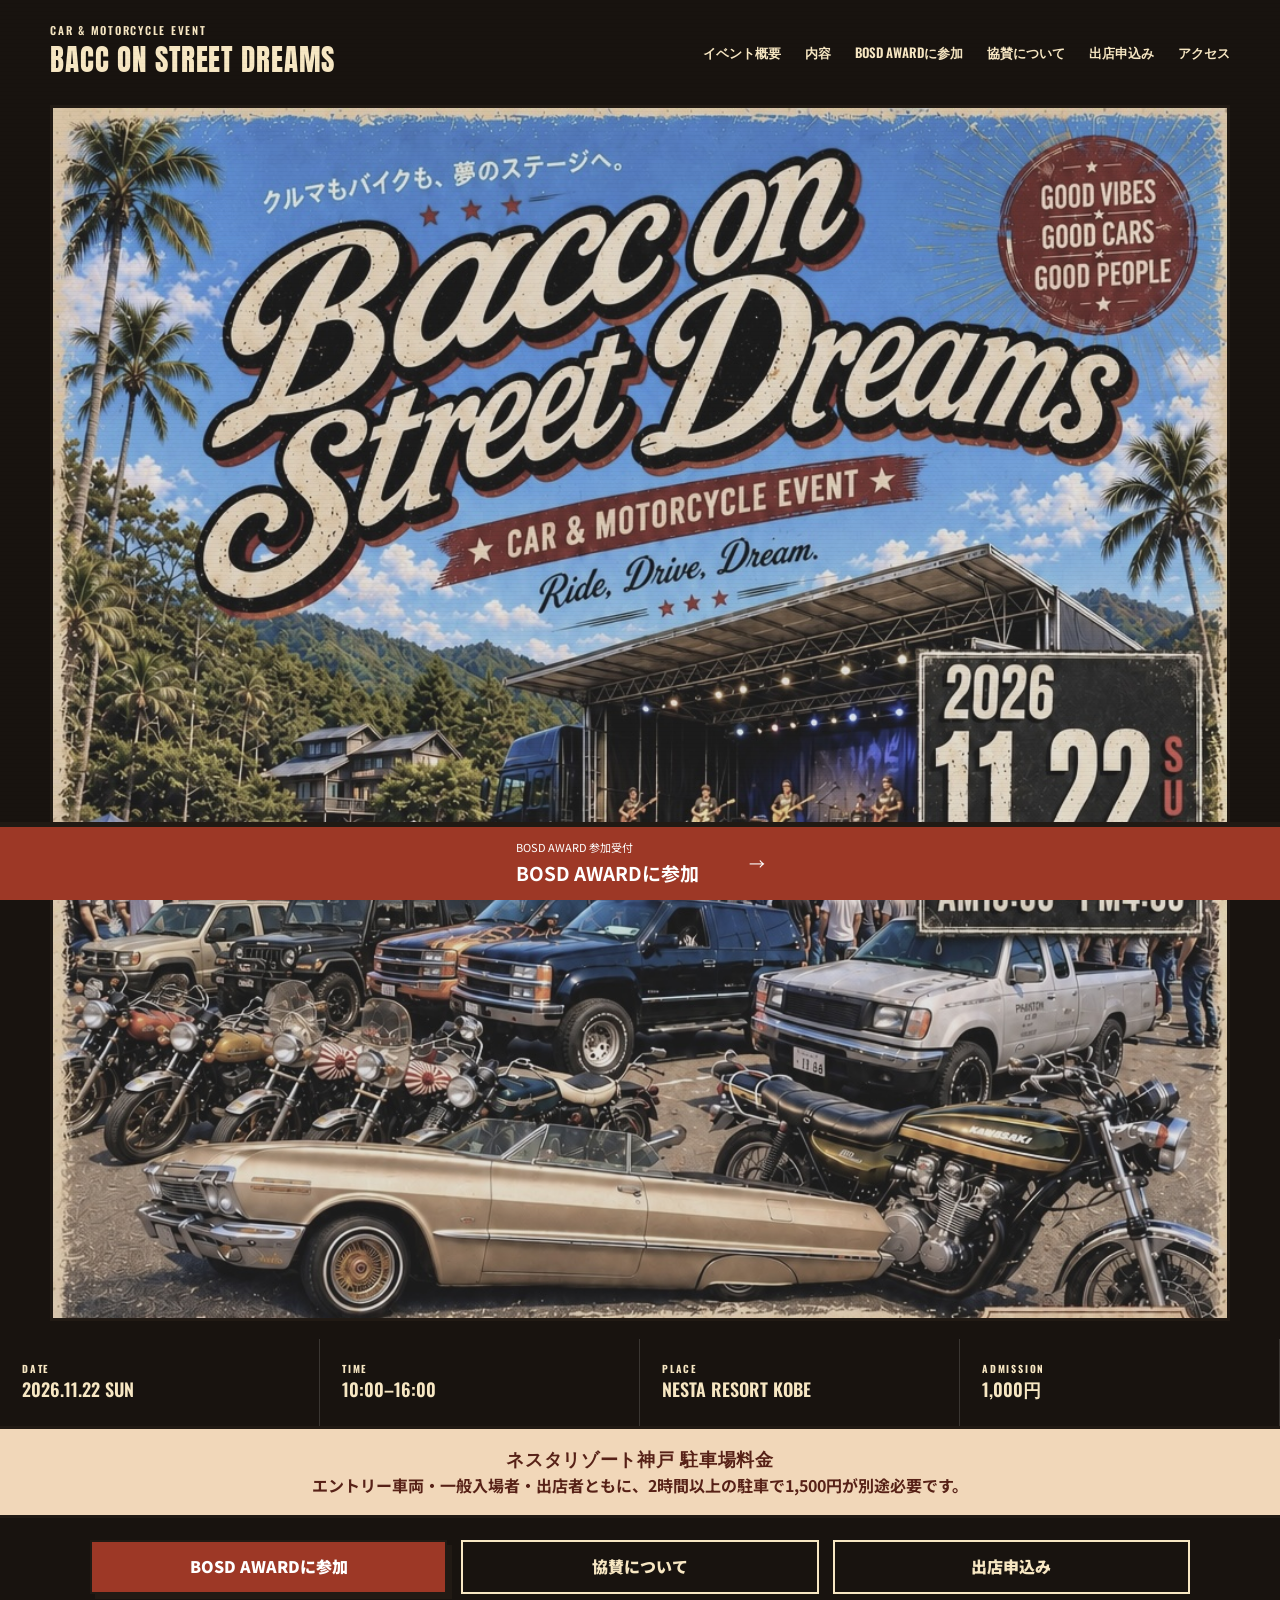
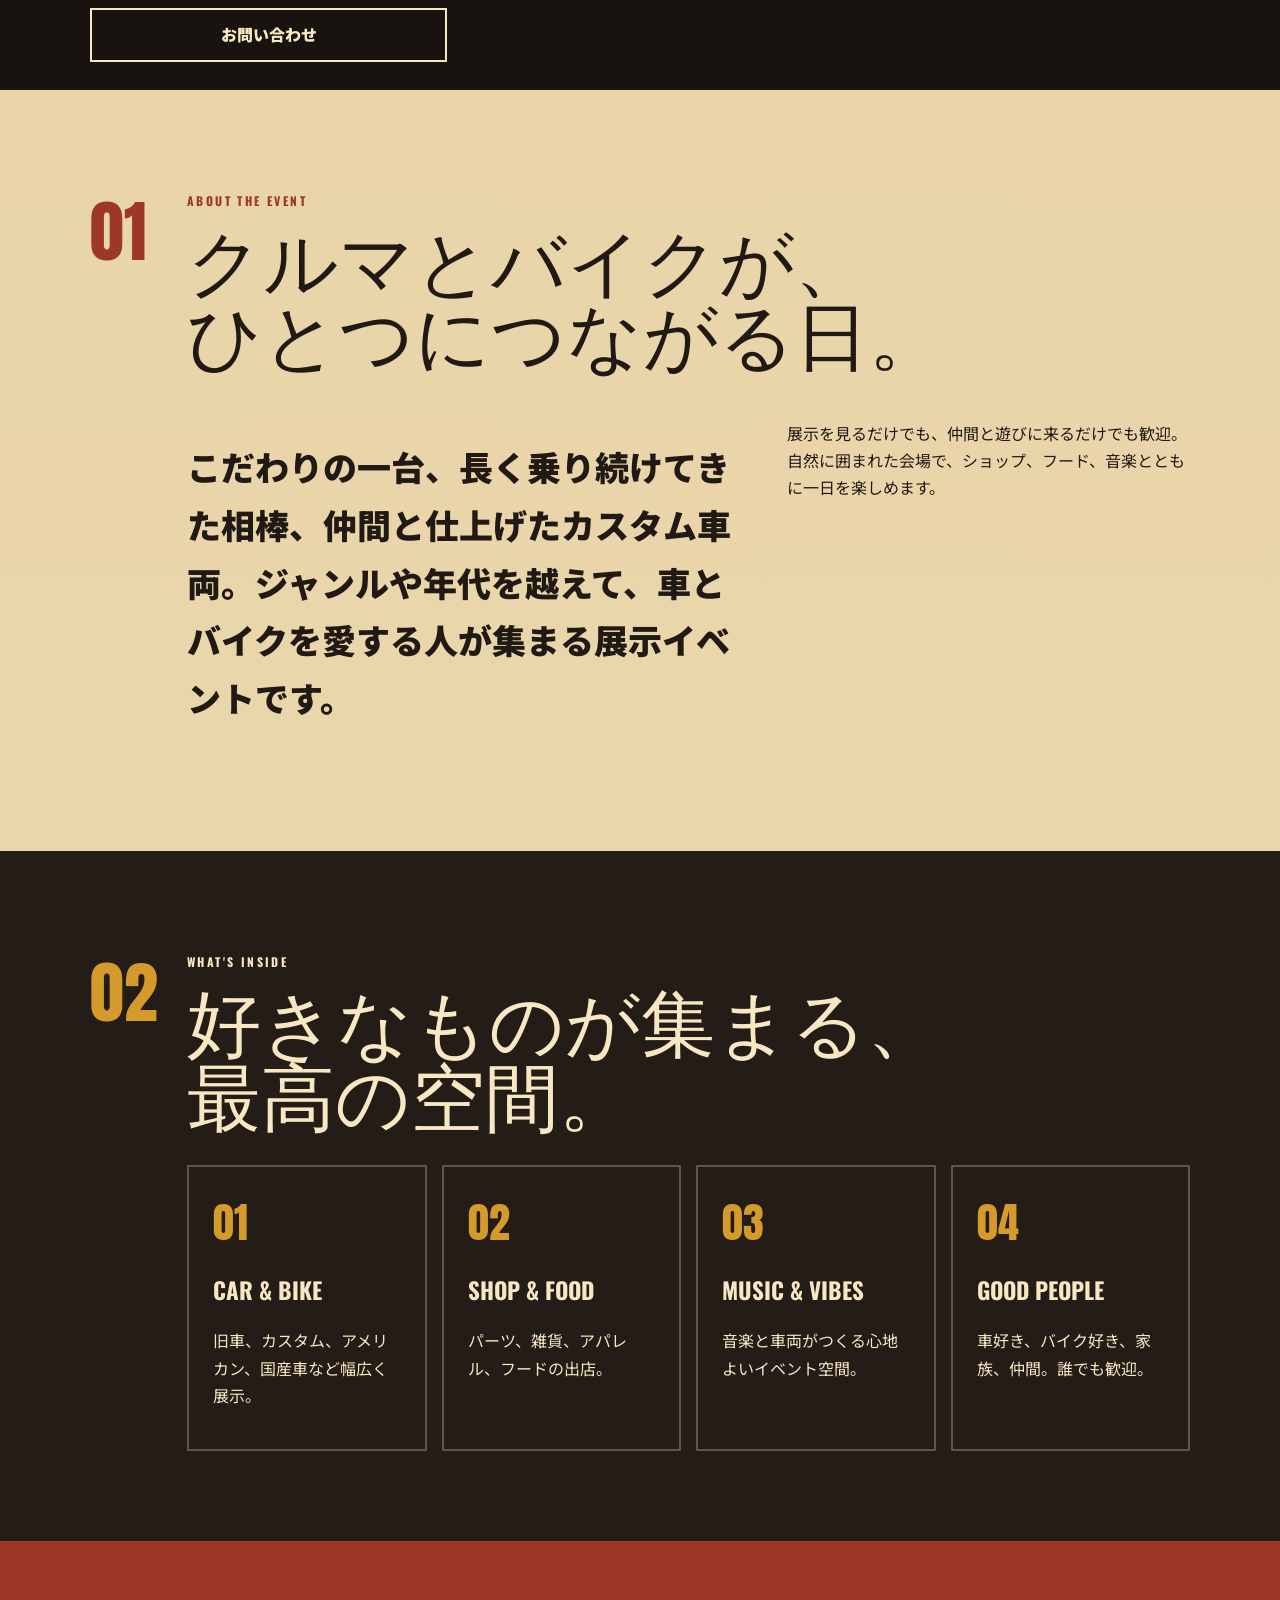
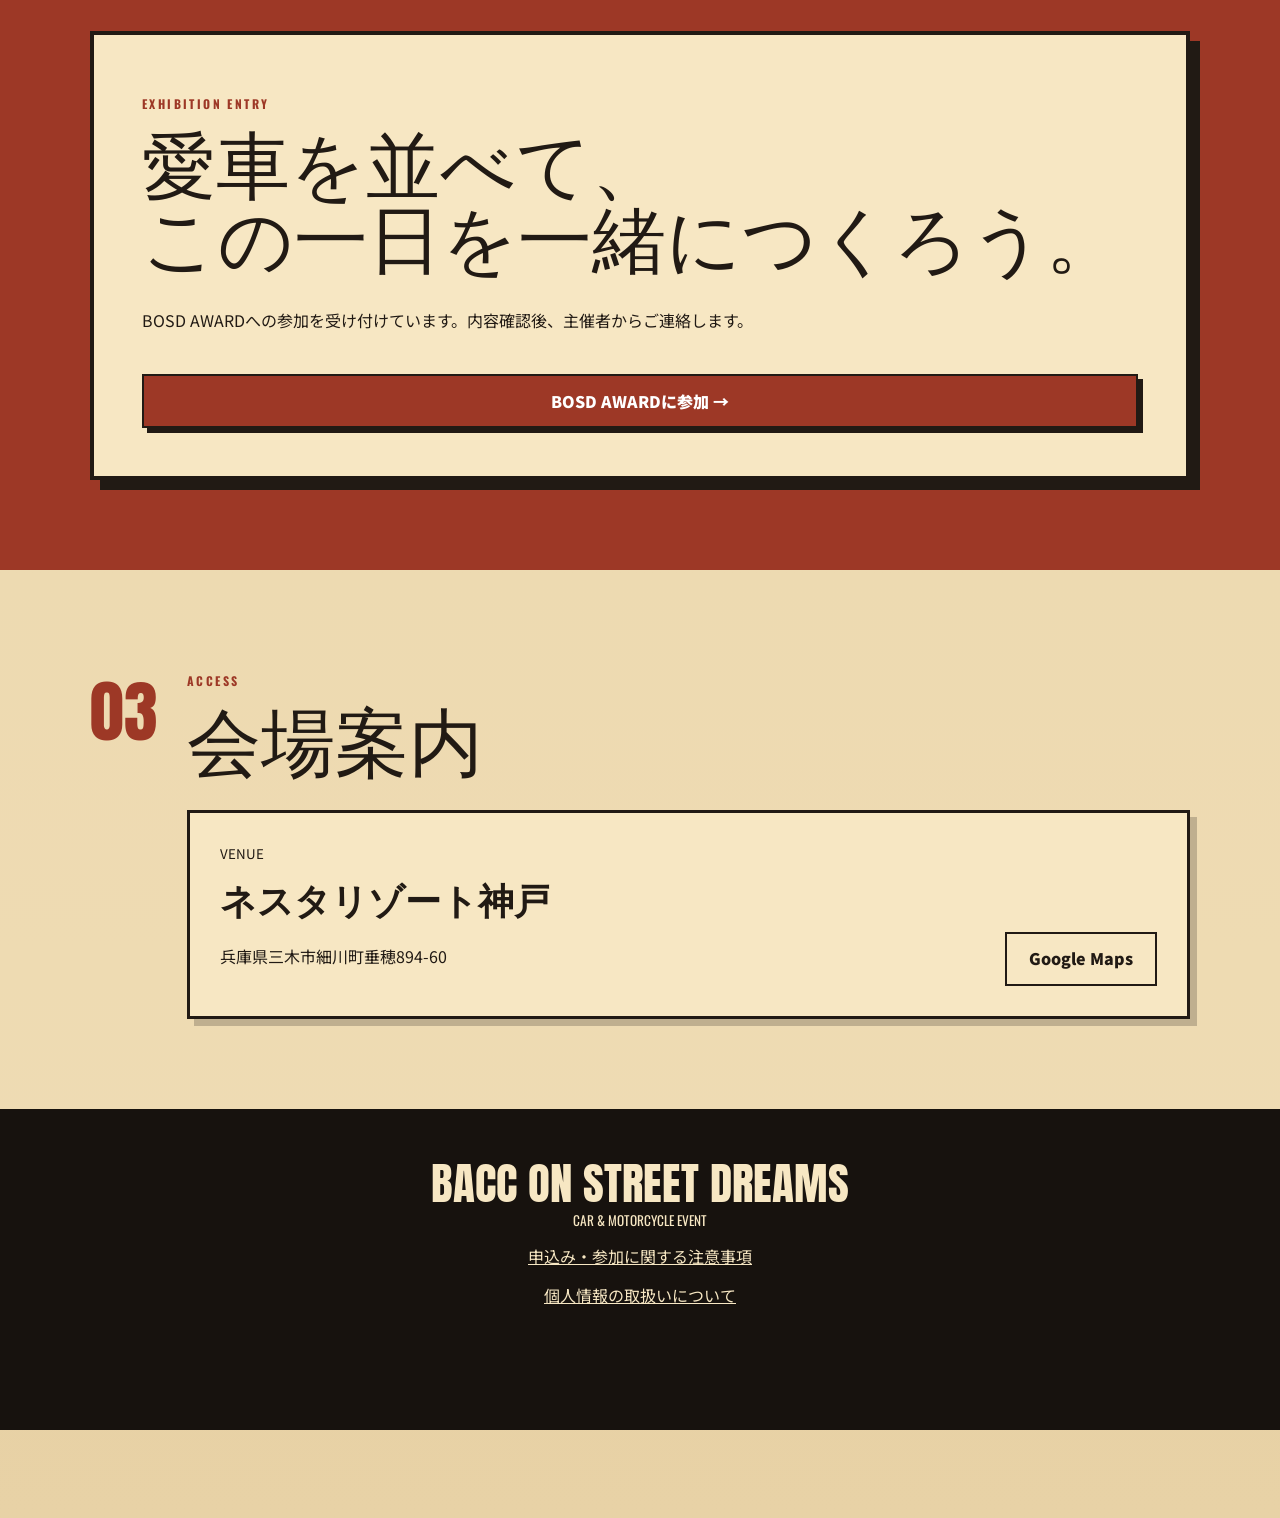
<file: index.html>
<!doctype html>
<html lang="ja">
<head>
  <meta charset="utf-8">
  <meta name="viewport" content="width=device-width,initial-scale=1,viewport-fit=cover">
  <meta name="theme-color" content="#211a14">
  <meta name="description" content="2026年11月22日、ネスタリゾート神戸で開催。車・バイク・音楽・カルチャーが集う BACC ON STREET DREAMS。">
  <title>BACC ON STREET DREAMS</title>
  <link rel="stylesheet" href="styles.css">
</head>
<body>
<header class="site-header">
  <a class="brand" href="#top"><small>CAR & MOTORCYCLE EVENT</small><strong>BACC ON STREET DREAMS</strong></a>
  <button class="menu-button" type="button" aria-expanded="false" aria-controls="site-nav" aria-label="メニューを開く">☰</button>
  <nav id="site-nav" class="site-nav" aria-label="メインナビゲーション">
    <a href="#about">イベント概要</a>
    <a href="#contents">内容</a>
    <a href="https://liff.line.me/2010807562-2wvrDOlv">BOSD AWARDに参加</a>
    <a href="sponsor.html">協賛について</a>
    <a href="vendor.html">出店申込み</a>
    <a href="#access">アクセス</a>
  </nav>
</header>

<main id="top">
  <section class="top-event-visual" aria-label="イベントメインビジュアル">
    <img
      src="images/bacc-on-street-dreams-main.png"
      alt="BACC ON STREET DREAMS 2026 イベントビジュアル"
    >
  </section>

  <!-- EVENT INFO: 開催情報を変更する場合は、このブロックを更新してください -->
  <section class="event-strip" aria-label="開催情報">
    <div><small>DATE</small><strong>2026.11.22 SUN</strong></div>
    <div><small>TIME</small><strong>10:00–16:00</strong></div>
    <div><small>PLACE</small><strong>NESTA RESORT KOBE</strong></div>
    <div><small>ADMISSION</small><strong>1,000円</strong></div>
  </section>

  <p class="parking-notice">
    <strong>ネスタリゾート神戸 駐車場料金</strong>
    エントリー車両・一般入場者・出店者ともに、2時間以上の駐車で1,500円が別途必要です。
  </p>

  <nav class="top-actions" aria-label="参加・協賛・お問い合わせ">
    <a class="button primary" href="https://liff.line.me/2010807562-2wvrDOlv">BOSD AWARDに参加</a>
    <a class="button ghost" href="sponsor.html">協賛について</a>
    <a class="button ghost" href="vendor.html">出店申込み</a>
    <a class="button ghost" href="https://lin.ee/wgR9Ich">お問い合わせ</a>
  </nav>

  <section id="about" class="section paper">
    <p class="num">01</p>
    <div>
      <p class="eyebrow dark">ABOUT THE EVENT</p>
      <h2>クルマとバイクが、<br>ひとつにつながる日。</h2>
      <div class="cols">
        <p class="big">こだわりの一台、長く乗り続けてきた相棒、仲間と仕上げたカスタム車両。ジャンルや年代を越えて、車とバイクを愛する人が集まる展示イベントです。</p>
        <p>展示を見るだけでも、仲間と遊びに来るだけでも歓迎。自然に囲まれた会場で、ショップ、フード、音楽とともに一日を楽しめます。</p>
      </div>
    </div>
  </section>

  <section id="contents" class="section dark-section">
    <p class="num yellow">02</p>
    <div>
      <p class="eyebrow">WHAT'S INSIDE</p>
      <h2>好きなものが集まる、<br>最高の空間。</h2>
      <div class="cards">
        <article><b>01</b><h3>CAR & BIKE</h3><p>旧車、カスタム、アメリカン、国産車など幅広く展示。</p></article>
        <article><b>02</b><h3>SHOP & FOOD</h3><p>パーツ、雑貨、アパレル、フードの出店。</p></article>
        <article><b>03</b><h3>MUSIC & VIBES</h3><p>音楽と車両がつくる心地よいイベント空間。</p></article>
        <article><b>04</b><h3>GOOD PEOPLE</h3><p>車好き、バイク好き、家族、仲間。誰でも歓迎。</p></article>
      </div>
    </div>
  </section>

  <section id="entry" class="section entry-section">
    <div class="entry-box">
      <p class="eyebrow dark">EXHIBITION ENTRY</p>
      <h2>愛車を並べて、<br>この一日を一緒につくろう。</h2>
      <p>BOSD AWARDへの参加を受け付けています。内容確認後、主催者からご連絡します。</p>
      <a class="button primary wide" href="https://liff.line.me/2010807562-2wvrDOlv">BOSD AWARDに参加 →</a>
    </div>
  </section>

  <section id="access" class="section paper">
    <p class="num">03</p>
    <div>
      <p class="eyebrow dark">ACCESS</p>
      <h2>会場案内</h2>
      <div class="access-card">
        <div><small>VENUE</small><h3>ネスタリゾート神戸</h3><p>兵庫県三木市細川町垂穂894-60</p></div>
        <a class="button outline" target="_blank" rel="noopener" href="https://www.google.com/maps/search/?api=1&query=%E3%83%8D%E3%82%B9%E3%82%BF%E3%83%AA%E3%82%BE%E3%83%BC%E3%83%88%E7%A5%9E%E6%88%B8">Google Maps</a>
      </div>
    </div>
  </section>
</main>

<footer>
  <strong>BACC ON STREET DREAMS</strong>
  <small>CAR & MOTORCYCLE EVENT</small>
  <a class="footer-policy-link" href="terms.html">申込み・参加に関する注意事項</a>
  <a class="footer-policy-link" href="privacy.html">個人情報の取扱いについて</a>
</footer>

<a class="fixed-entry" href="https://liff.line.me/2010807562-2wvrDOlv">
  <span><small>BOSD AWARD 参加受付</small><b>BOSD AWARDに参加</b></span>
  <span aria-hidden="true">→</span>
</a>
<script src="https://static.line-scdn.net/liff/edge/2/sdk.js"></script>
<script src="script.js?v=20260809-3"></script>
</body>
</html>
</file>
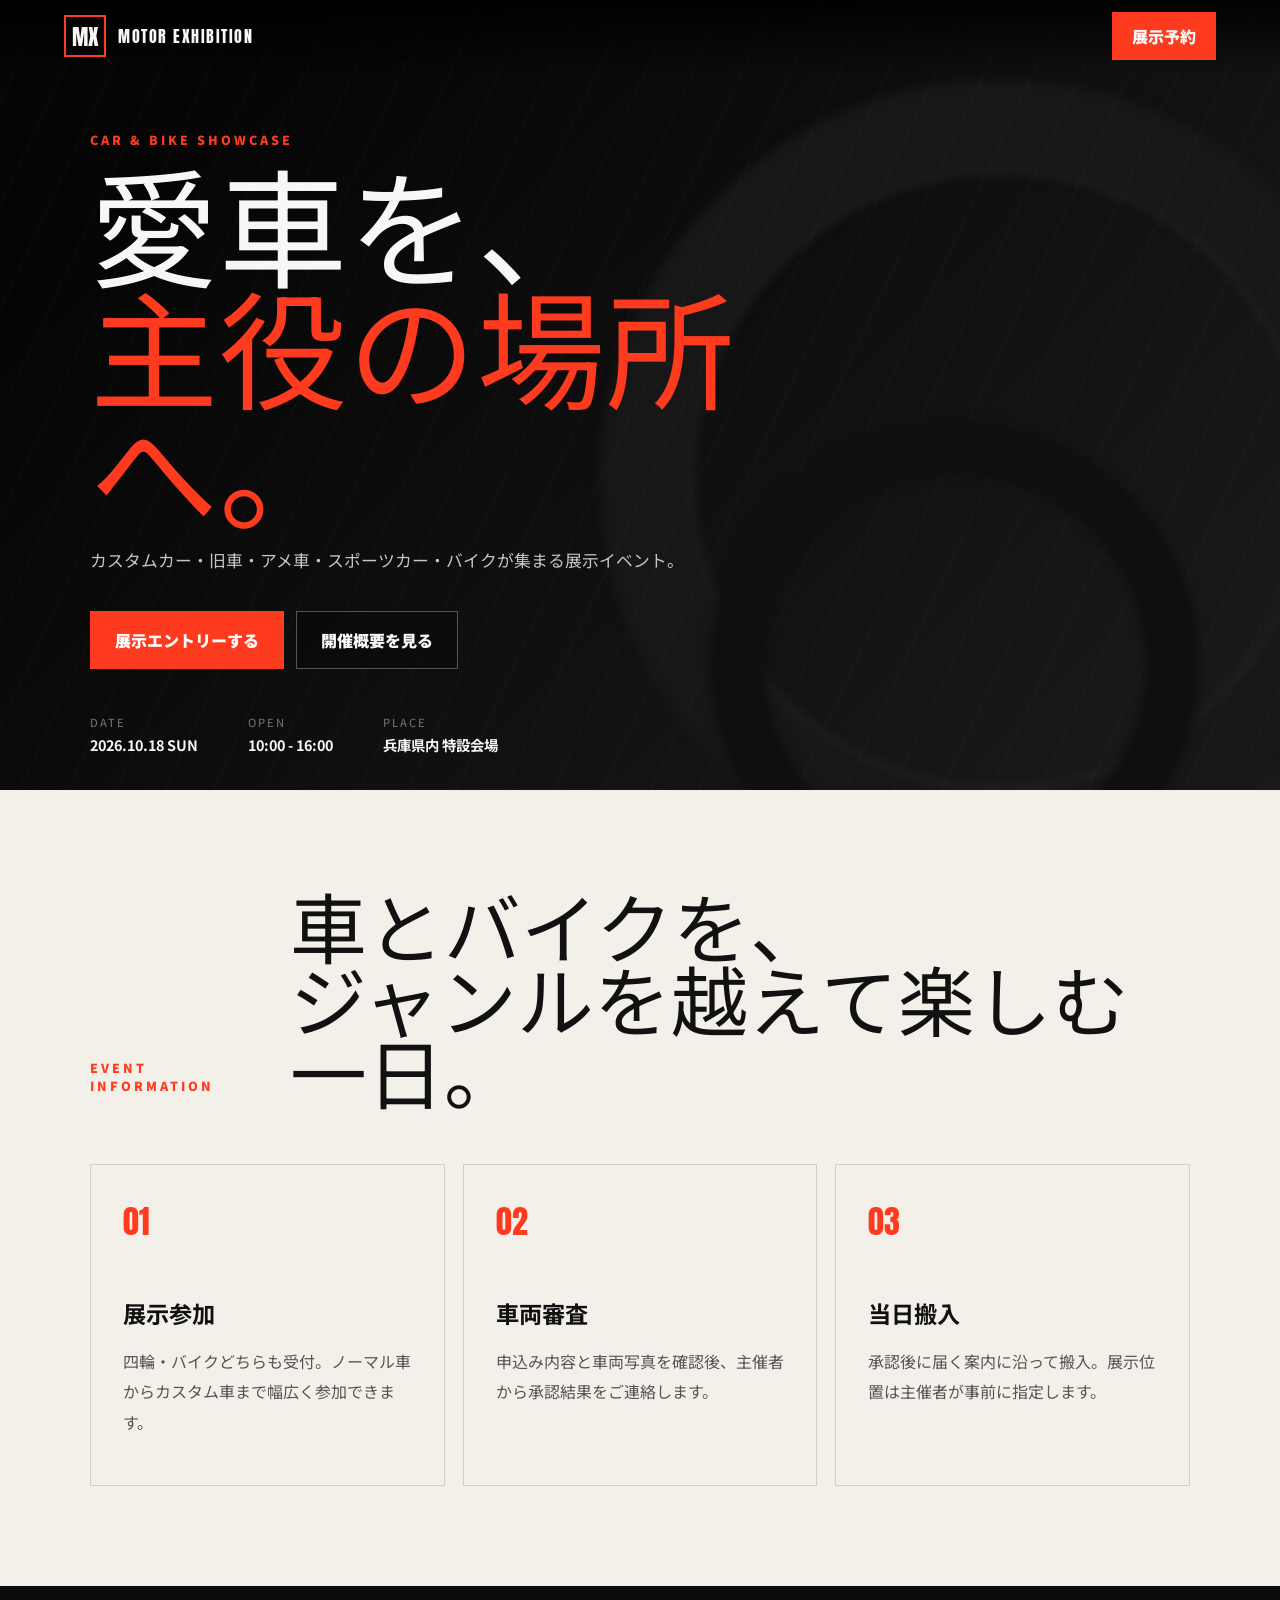
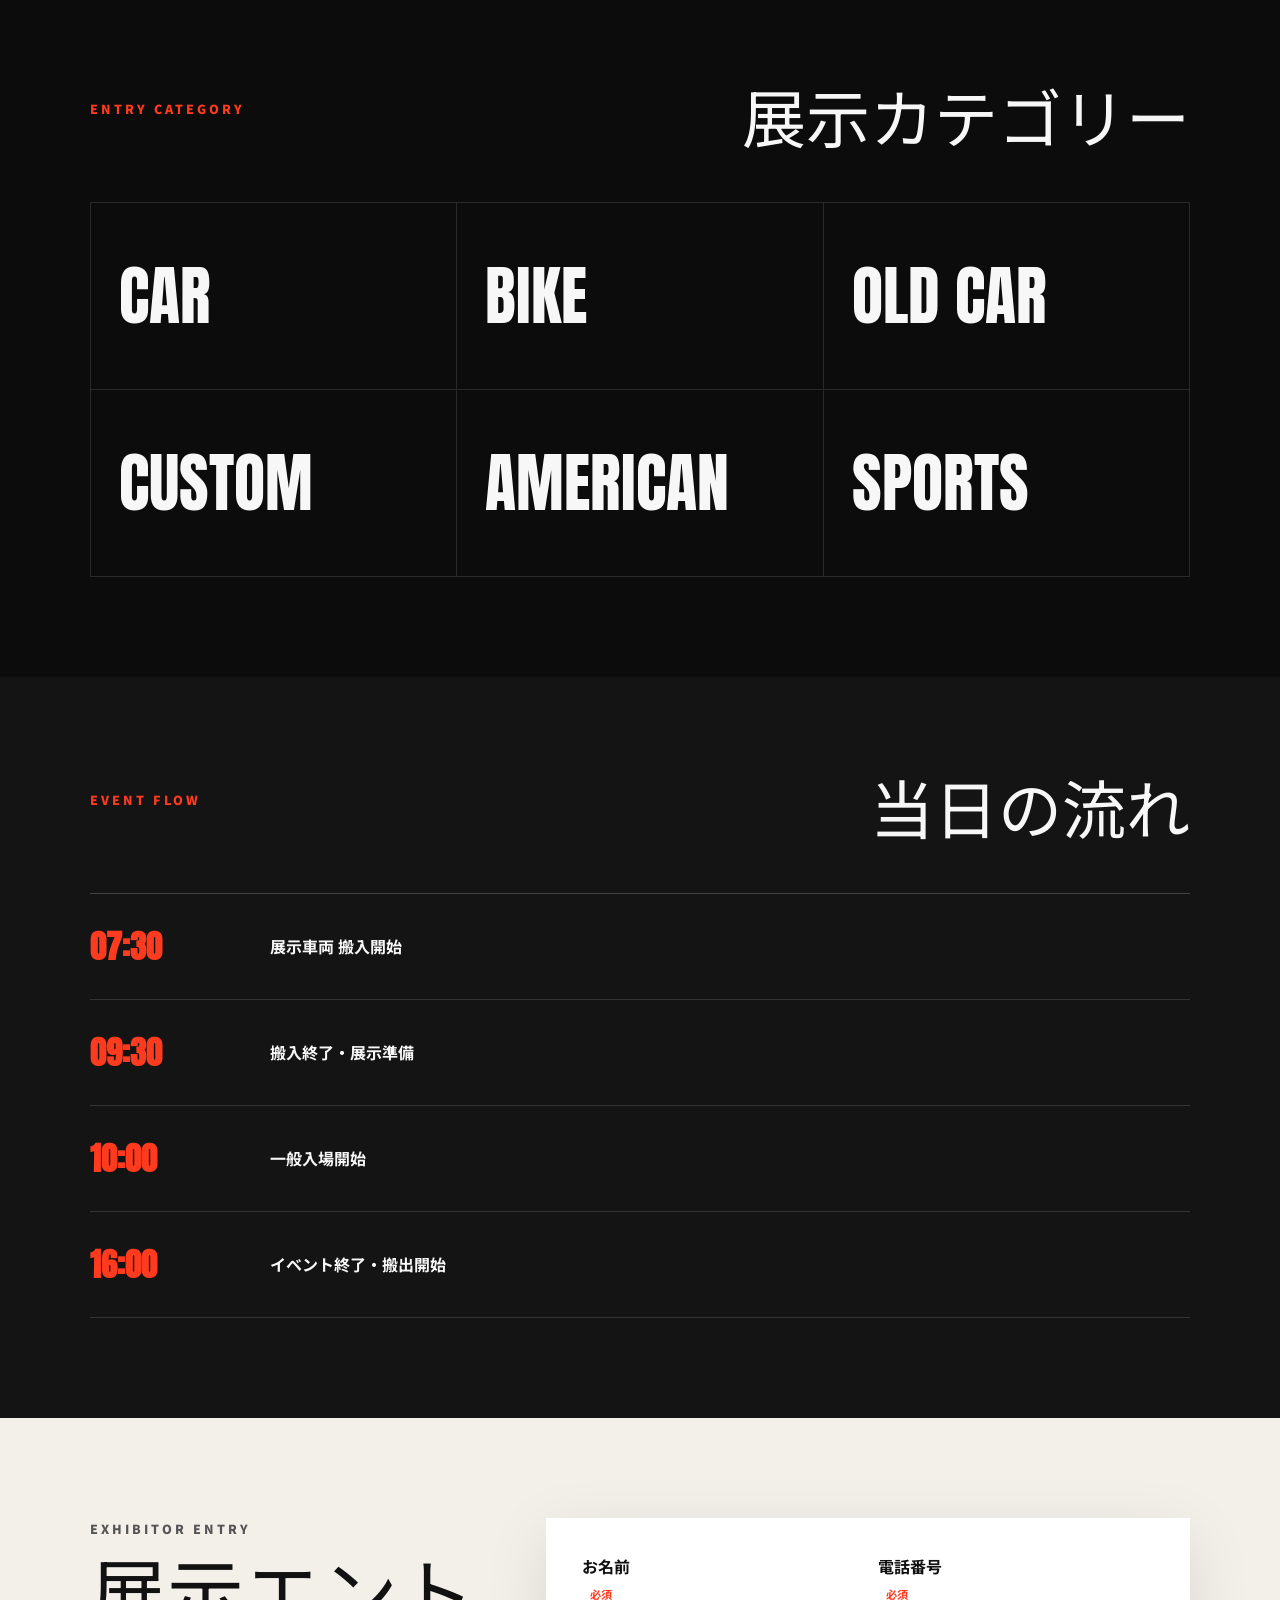
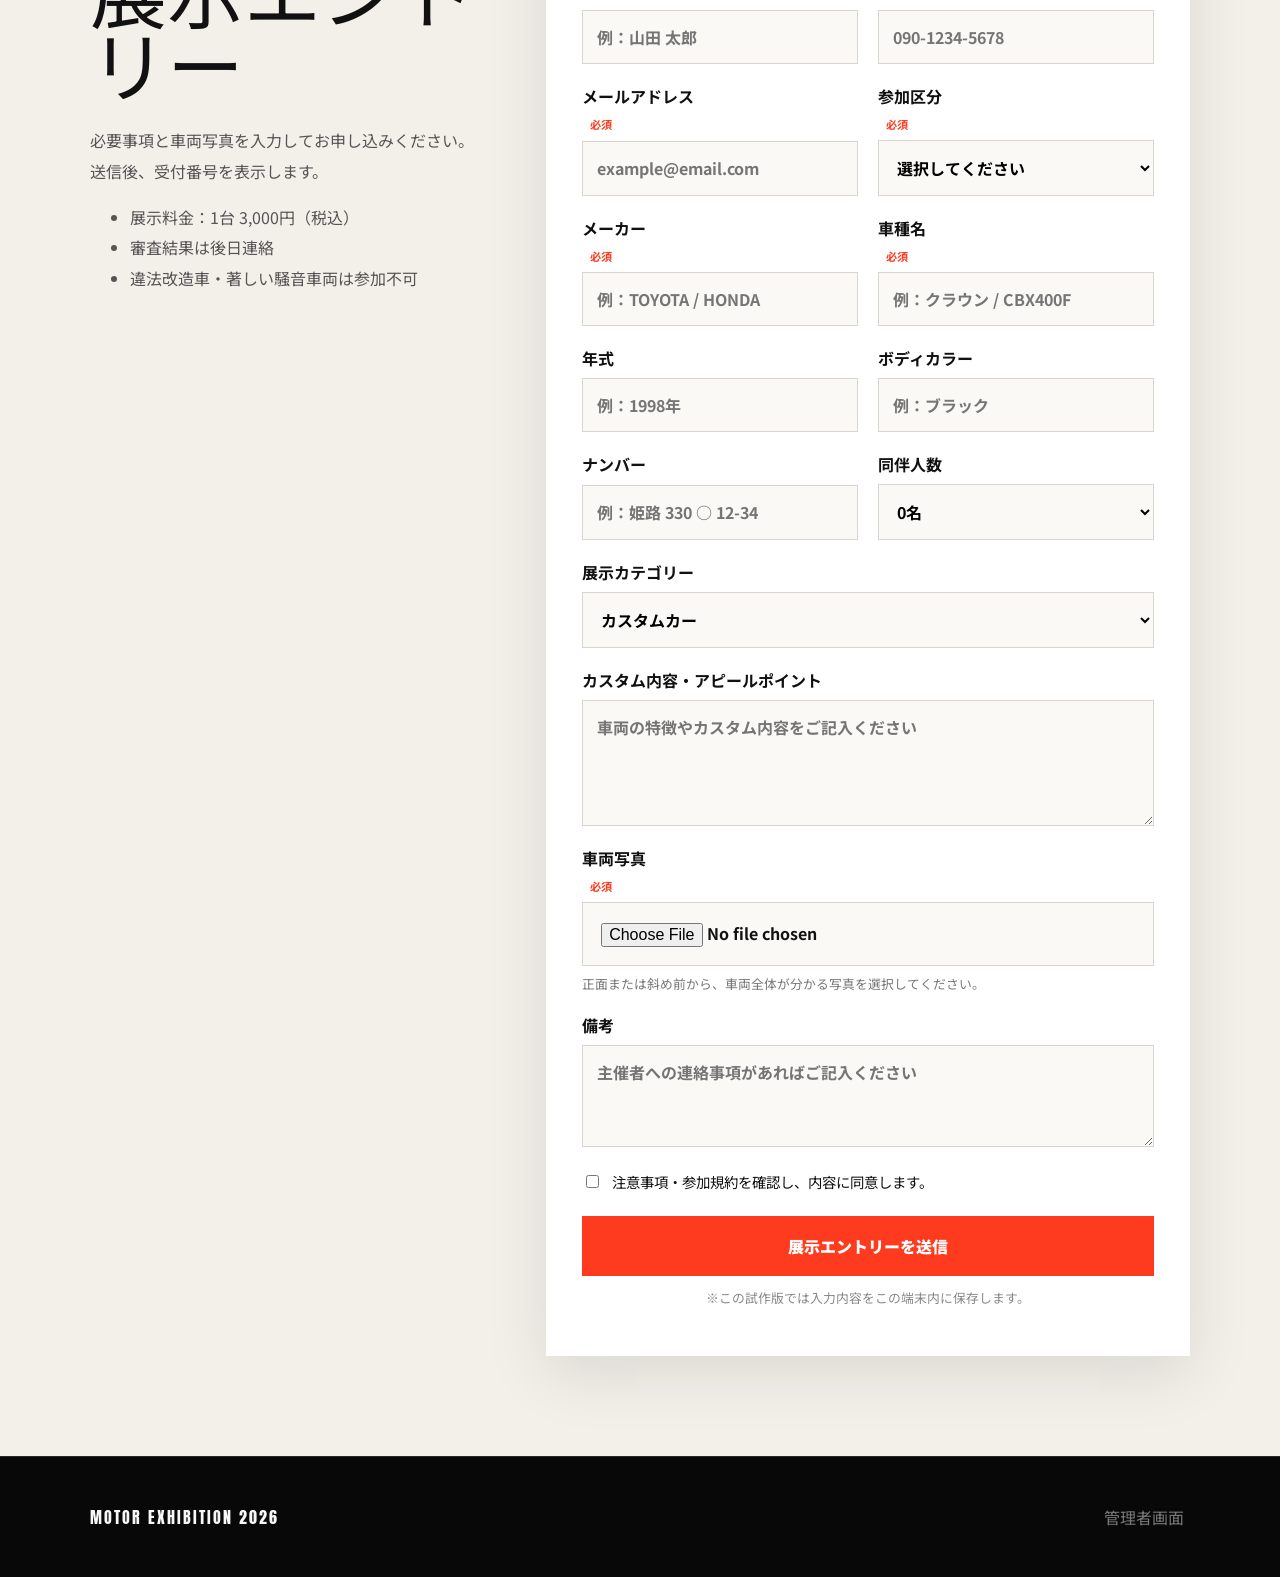
<file: motor-event-reservation/index.html>
<!DOCTYPE html>
<html lang="ja">
<head>
  <meta charset="UTF-8" />
  <meta name="viewport" content="width=device-width, initial-scale=1.0" />
  <meta name="theme-color" content="#0a0a0a" />
  <title>MOTOR EXHIBITION 2026 | 展示エントリー</title>
  <link rel="preconnect" href="https://fonts.googleapis.com">
  <link rel="preconnect" href="https://fonts.gstatic.com" crossorigin>
  <link href="https://fonts.googleapis.com/css2?family=Anton&family=Noto+Sans+JP:wght@400;500;700;900&display=swap" rel="stylesheet">
  <link rel="stylesheet" href="styles.css" />
</head>
<body>
  <header class="site-header">
    <a class="brand" href="#top" aria-label="トップへ">
      <span class="brand-mark">MX</span>
      <span class="brand-copy">MOTOR EXHIBITION</span>
    </a>
    <a class="header-entry" href="#entry">展示予約</a>
  </header>

  <main id="top">
    <section class="hero">
      <div class="hero-overlay"></div>
      <div class="hero-content">
        <p class="eyebrow">CAR & BIKE SHOWCASE</p>
        <h1>愛車を、<br><span>主役の場所へ。</span></h1>
        <p class="hero-text">カスタムカー・旧車・アメ車・スポーツカー・バイクが集まる展示イベント。</p>
        <div class="hero-actions">
          <a class="btn btn-primary" href="#entry">展示エントリーする</a>
          <a class="btn btn-ghost" href="#event-info">開催概要を見る</a>
        </div>
      </div>
      <div class="hero-meta">
        <div><span>DATE</span><strong>2026.10.18 SUN</strong></div>
        <div><span>OPEN</span><strong>10:00 - 16:00</strong></div>
        <div><span>PLACE</span><strong>兵庫県内 特設会場</strong></div>
      </div>
    </section>

    <section class="section intro" id="event-info">
      <div class="section-heading">
        <p class="eyebrow">EVENT INFORMATION</p>
        <h2>車とバイクを、<br>ジャンルを越えて楽しむ一日。</h2>
      </div>
      <div class="intro-grid">
        <article class="info-card"><span>01</span><h3>展示参加</h3><p>四輪・バイクどちらも受付。ノーマル車からカスタム車まで幅広く参加できます。</p></article>
        <article class="info-card"><span>02</span><h3>車両審査</h3><p>申込み内容と車両写真を確認後、主催者から承認結果をご連絡します。</p></article>
        <article class="info-card"><span>03</span><h3>当日搬入</h3><p>承認後に届く案内に沿って搬入。展示位置は主催者が事前に指定します。</p></article>
      </div>
    </section>

    <section class="section categories">
      <div class="section-heading compact">
        <p class="eyebrow">ENTRY CATEGORY</p>
        <h2>展示カテゴリー</h2>
      </div>
      <div class="category-list">
        <div>CAR</div><div>BIKE</div><div>OLD CAR</div><div>CUSTOM</div><div>AMERICAN</div><div>SPORTS</div>
      </div>
    </section>

    <section class="section schedule">
      <div class="section-heading compact">
        <p class="eyebrow">EVENT FLOW</p>
        <h2>当日の流れ</h2>
      </div>
      <div class="timeline">
        <div><strong>07:30</strong><span>展示車両 搬入開始</span></div>
        <div><strong>09:30</strong><span>搬入終了・展示準備</span></div>
        <div><strong>10:00</strong><span>一般入場開始</span></div>
        <div><strong>16:00</strong><span>イベント終了・搬出開始</span></div>
      </div>
    </section>

    <section class="entry-section" id="entry">
      <div class="entry-wrap">
        <div class="entry-copy">
          <p class="eyebrow">EXHIBITOR ENTRY</p>
          <h2>展示エントリー</h2>
          <p>必要事項と車両写真を入力してお申し込みください。送信後、受付番号を表示します。</p>
          <ul>
            <li>展示料金：1台 3,000円（税込）</li>
            <li>審査結果は後日連絡</li>
            <li>違法改造車・著しい騒音車両は参加不可</li>
          </ul>
        </div>

        <form id="entryForm" class="entry-form">
          <div class="form-grid">
            <label>お名前<span>必須</span><input name="name" type="text" required placeholder="例：山田 太郎"></label>
            <label>電話番号<span>必須</span><input name="phone" type="tel" required placeholder="090-1234-5678"></label>
            <label>メールアドレス<span>必須</span><input name="email" type="email" required placeholder="example@email.com"></label>
            <label>参加区分<span>必須</span><select name="type" required><option value="">選択してください</option><option>車</option><option>バイク</option></select></label>
            <label>メーカー<span>必須</span><input name="maker" type="text" required placeholder="例：TOYOTA / HONDA"></label>
            <label>車種名<span>必須</span><input name="model" type="text" required placeholder="例：クラウン / CBX400F"></label>
            <label>年式<input name="year" type="text" placeholder="例：1998年"></label>
            <label>ボディカラー<input name="color" type="text" placeholder="例：ブラック"></label>
            <label>ナンバー<input name="plate" type="text" placeholder="例：姫路 330 ○ 12-34"></label>
            <label>同伴人数<select name="guests"><option>0名</option><option>1名</option><option>2名</option><option>3名以上</option></select></label>
            <label class="full">展示カテゴリー<select name="category"><option>カスタムカー</option><option>旧車</option><option>アメ車</option><option>スポーツカー</option><option>バイク</option><option>その他</option></select></label>
            <label class="full">カスタム内容・アピールポイント<textarea name="appeal" rows="4" placeholder="車両の特徴やカスタム内容をご記入ください"></textarea></label>
            <label class="full file-label">車両写真<span>必須</span><input id="vehiclePhoto" name="photo" type="file" accept="image/*" required><span class="file-note">正面または斜め前から、車両全体が分かる写真を選択してください。</span><img id="photoPreview" alt="車両写真プレビュー" hidden></label>
            <label class="full">備考<textarea name="note" rows="3" placeholder="主催者への連絡事項があればご記入ください"></textarea></label>
          </div>
          <label class="agree"><input name="agree" type="checkbox" required><span>注意事項・参加規約を確認し、内容に同意します。</span></label>
          <button class="submit-btn" type="submit">展示エントリーを送信</button>
          <p class="form-note">※この試作版では入力内容をこの端末内に保存します。</p>
        </form>
      </div>
    </section>
  </main>

  <footer>
    <p>MOTOR EXHIBITION 2026</p>
    <button id="adminOpen" type="button">管理者画面</button>
  </footer>

  <div id="completeModal" class="modal" aria-hidden="true">
    <div class="modal-card">
      <p class="eyebrow">ENTRY COMPLETE</p>
      <h2>受付が完了しました</h2>
      <p>受付番号</p>
      <strong id="entryNumber"></strong>
      <p class="modal-copy">審査結果は、入力いただいた連絡先へ後日ご案内します。</p>
      <button id="closeComplete" class="btn btn-primary" type="button">閉じる</button>
    </div>
  </div>

  <div id="adminModal" class="modal admin-modal" aria-hidden="true">
    <div class="admin-panel">
      <div class="admin-head">
        <div><p class="eyebrow">ADMIN</p><h2>展示予約一覧</h2></div>
        <button id="adminClose" type="button">閉じる</button>
      </div>
      <div class="admin-summary"><span>申込件数</span><strong id="entryCount">0</strong></div>
      <div id="adminList" class="admin-list"></div>
    </div>
  </div>

  <script src="script.js"></script>
</body>
</html>
</file>
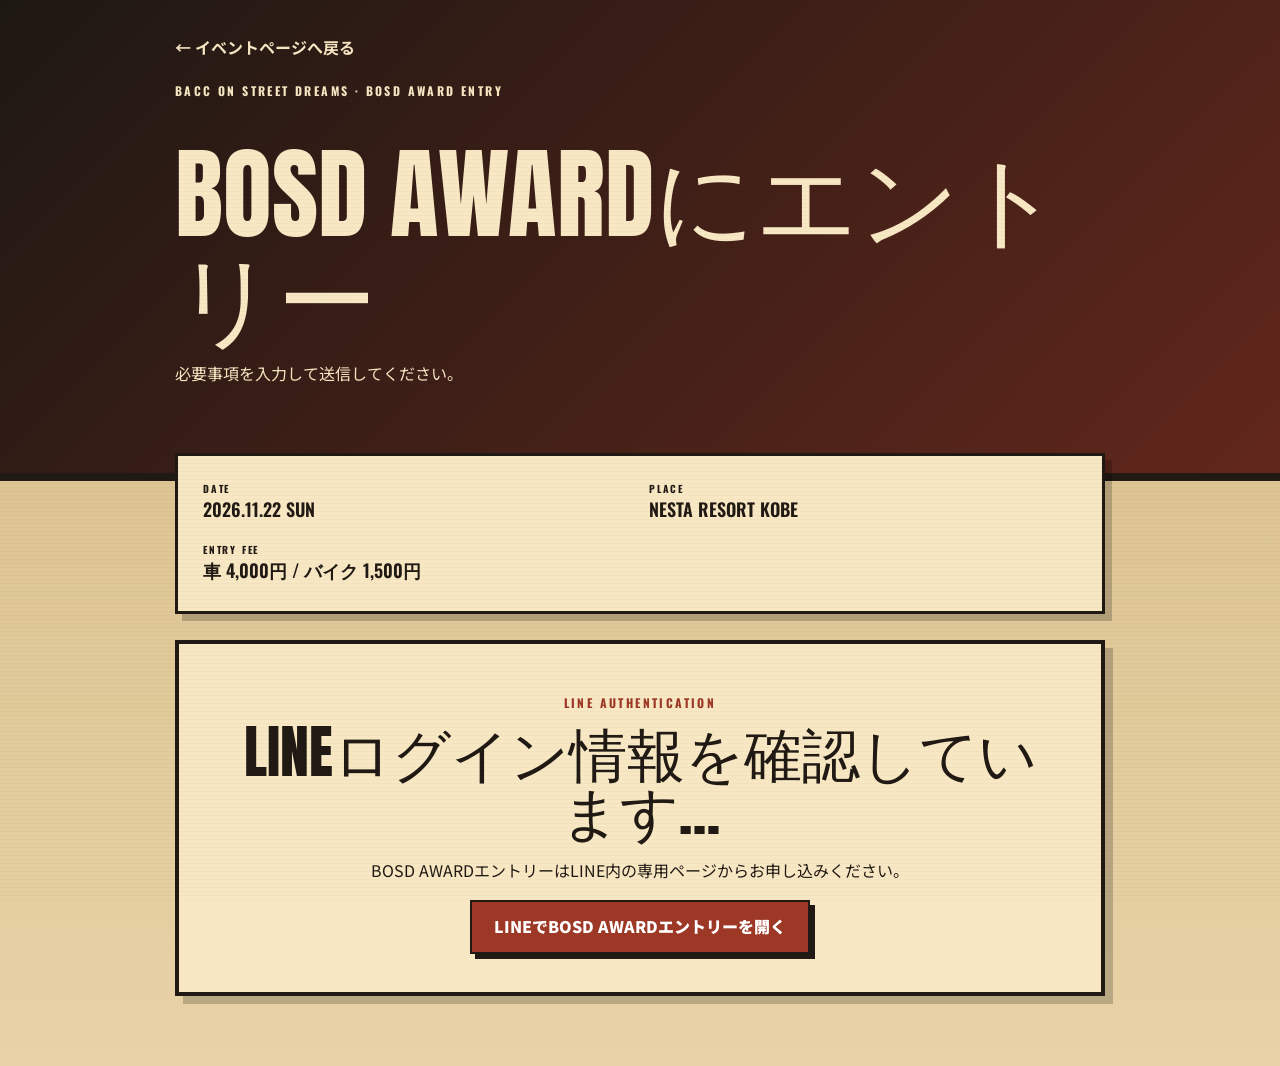
<file: entry.html>
<!doctype html>
<html lang="ja">
<head>
  <meta charset="utf-8">
  <meta name="viewport" content="width=device-width,initial-scale=1,viewport-fit=cover">
  <meta name="theme-color" content="#211a14">
  <meta name="description" content="BACC ON STREET DREAMS BOSD AWARDエントリーフォーム">
  <title>BOSD AWARDエントリー | BACC ON STREET DREAMS</title>
  <link rel="stylesheet" href="styles.css">
</head>
<body class="entry-page">
<header class="entry-header">
  <a href="index.html">← イベントページへ戻る</a>
  <p class="eyebrow">BACC ON STREET DREAMS · BOSD AWARD ENTRY</p>
  <h1>BOSD AWARDにエントリー</h1>
  <p>必要事項を入力して送信してください。</p>
</header>

<main class="entry-main">
  <div class="mini-info">
    <div><small>DATE</small><strong>2026.11.22 SUN</strong></div>
    <div><small>PLACE</small><strong>NESTA RESORT KOBE</strong></div>
    <div><small>ENTRY FEE</small><strong>車 4,000円 / バイク 1,500円</strong></div>
  </div>

  <section id="entry-auth-status" class="liff-gate">
    <p class="eyebrow dark">LINE AUTHENTICATION</p>
    <h2>LINEログイン情報を確認しています…</h2>
    <p id="entry-auth-message">BOSD AWARDエントリーは公式LINEから受け付けています。</p>
    <a class="button primary" href="https://liff.line.me/2010807562-2wvrDOlv">LINEでBOSD AWARDエントリーを開く</a>
  </section>

  <form id="entry-form" hidden>
    <fieldset>
      <legend>01 / エントリー区分</legend>
      <div class="choice-grid">
        <label class="choice-card"><input type="radio" name="vehicleType" value="車" required><b>CAR</b><span>車でエントリー</span></label>
        <label class="choice-card"><input type="radio" name="vehicleType" value="バイク" required><b>MOTORCYCLE</b><span>バイクでエントリー</span></label>
      </div>
    </fieldset>

    <fieldset>
      <legend>02 / 申込者情報</legend>
      <div class="form-grid">
        <label><span>お名前 <em>必須</em></span><input name="name" autocomplete="name" required></label>
        <label><span>フリガナ <em>必須</em></span><input name="kana" required></label>
        <label><span>電話番号 <em>必須</em></span><input type="tel" name="phone" autocomplete="tel" inputmode="tel" required></label>
        <label><span>メールアドレス（任意）</span><input type="email" name="email" autocomplete="email" inputmode="email"></label>
      </div>
    </fieldset>

    <fieldset>
      <legend>03 / 車両情報</legend>
      <div class="form-grid">
        <label><span>ジャンル <em>必須</em></span><input name="genre" placeholder="例：旧車、アメリカン、カスタム" required></label>
        <label><span>メーカー（任意）</span><input name="maker"></label>
        <label><span>車名（任意）</span><input name="vehicleName"></label>
        <label><span>年式</span><input name="year" inputmode="numeric"></label>
        <label><span>カラー</span><input name="color"></label>
        <label><span>ナンバー</span><input name="plate"></label>
        <label><span>同伴予定人数</span>
          <select name="companions" required>
            <option value="0">0人</option>
            <option value="1">1人</option>
            <option value="2">2人</option>
            <option value="3">3人</option>
            <option value="4人以上">4人以上</option>
            <option value="未定">未定</option>
          </select>
        </label>
      </div>
      <p class="note">参加費は車4,000円、バイク1,500円（運転者1名の入場料込み）です。同伴者は1名1,000円を当日受付でお支払いください。</p>
      <p class="parking-notice compact"><strong>駐車場料金について</strong>ネスタリゾート神戸の駐車場代として、2時間以上の駐車で1,500円が参加費とは別途必要です。</p>

      <label class="full">
        <span>カスタム内容・アピールポイント</span>
        <textarea name="custom" rows="6"></textarea>
      </label>

      <label class="upload">
        <span>車両写真 <em>必須</em></span>
        <input id="vehicle-photo" type="file" name="photo" accept="image/*" required>
        <b>写真を選択・撮影</b>
        <small id="photo-name">まだ写真は選択されていません</small>
      </label>

      <input type="hidden" name="photoUrl" id="vehicle-photo-data">
      <div id="photo-preview-wrap" class="preview" hidden>
        <img id="photo-preview" alt="車両写真プレビュー">
      </div>
    </fieldset>

    <fieldset>
      <legend>04 / その他</legend>
      <label class="full">
        <span>備考・連絡事項</span>
        <textarea name="note" rows="5"></textarea>
      </label>
      <label class="agreement">
        <input type="checkbox" name="agreement" value="同意" data-confirm-documents required disabled>
        <span><a href="terms.html" target="_blank" rel="noopener" data-required-document="terms">注意事項</a>と<a href="privacy.html" target="_blank" rel="noopener" data-required-document="privacy">個人情報の取扱い</a>を両方開いて確認し、主催者の案内に従うことに同意します。<small class="document-confirm-status" aria-live="polite">未確認：注意事項・個人情報の取扱い</small></span>
      </label>
    </fieldset>

    <div class="turnstile-slot" data-turnstile-container aria-live="polite"></div>
    <button class="submit-button" type="submit">
      入力内容を送信する
      <small>SUBMIT ENTRY</small>
    </button>
    <p id="entry-form-status" class="form-status" role="alert" aria-live="polite"></p>
    <p class="note"><strong>申込保存後に公式LINEの入力済みトークが開きます。</strong><br>振込案内を受け取るため、表示された受付完了メッセージをそのまま送信してください。メッセージを送るまで正式な受付案内は届きません。</p>
  </form>

  <section id="success" class="success" hidden>
    <p class="eyebrow dark">ENTRY COMPLETE</p>
    <h2>BOSD AWARDエントリーを受け付けました</h2>
    <p>受付番号<br><strong id="entry-number"></strong></p>
    <p>このあと公式LINEへ受付案内をお送りします。</p>
    <p id="entry-line-status" class="line-delivery-status" role="status" aria-live="polite"></p>
    <button id="entry-line-retry" class="button primary" type="button" hidden>
      公式LINEへ受付完了を送る
    </button>
    <p>ご質問は公式LINEのトーク画面よりお問い合わせください。</p>
    <a class="button primary" href="index.html">イベントページへ戻る</a>
  </section>
</main>

<script src="https://static.line-scdn.net/liff/edge/2/sdk.js"></script>
<script src="image-upload.js?v=20260822-1"></script>
<script src="script.js?v=20260821-3"></script>
</body>
</html>
</file>
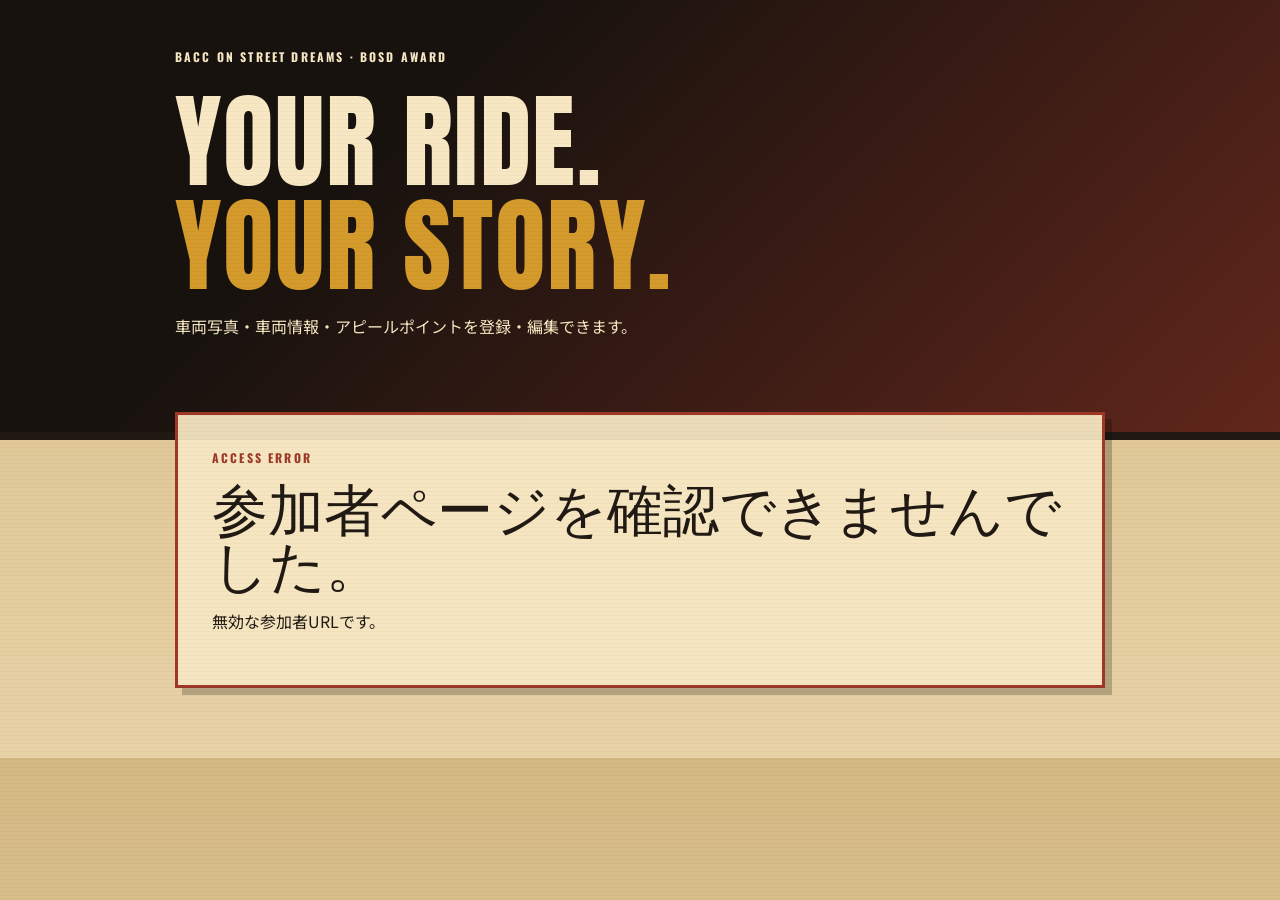
<file: participant.html>
<!doctype html>
<html lang="ja">
<head>
  <meta charset="utf-8">
  <meta name="viewport" content="width=device-width,initial-scale=1,viewport-fit=cover">
  <meta name="theme-color" content="#211a14">
  <meta name="description" content="BACC ON STREET DREAMS BOSD AWARD参加者専用ページ">
  <title>BOSD AWARD 参加者専用ページ</title>
  <link rel="stylesheet" href="participant.css">
</head>
<body>
  <header class="participant-header">
    <p class="kicker">BACC ON STREET DREAMS · BOSD AWARD</p>
    <h1>YOUR RIDE.<br><span>YOUR STORY.</span></h1>
    <p>車両写真・車両情報・アピールポイントを登録・編集できます。</p>
  </header>

  <main>
    <section id="loading" class="panel status-panel" aria-live="polite">
      <p class="kicker ink">PARTICIPANT ACCESS</p>
      <h2>参加者情報を確認しています…</h2>
    </section>

    <section id="error" class="panel status-panel error-panel" hidden>
      <p class="kicker ink">ACCESS ERROR</p>
      <h2>参加者ページを確認できませんでした。</h2>
      <p id="error-message">URLが途中で切れていないかご確認ください。解決しない場合は公式LINEからお問い合わせください。</p>
    </section>

    <form id="participant-form" hidden>
      <section class="entry-summary panel">
        <div><small>ENTRY NUMBER</small><strong id="entry-number"></strong></div>
        <div><small>CATEGORY</small><strong id="vehicle-type"></strong></div>
        <div><small>APPLICANT</small><strong id="applicant-name"></strong></div>
        <div><small>MAKER</small><strong id="maker"></strong></div>
      </section>

      <fieldset>
        <legend>01 / 公開プロフィール</legend>
        <div class="grid">
          <label>
            <span>オーナー名 <em>必須</em></span>
            <input name="ownerName" maxlength="60" required>
          </label>
          <label>
            <span>車両名 <em>必須</em></span>
            <input name="vehicleName" maxlength="80" required>
          </label>
        </div>
      </fieldset>

      <fieldset>
        <legend>02 / 掲載画像</legend>
        <p class="help">メイン写真は必須です。画像は送信前に自動で縮小されます。既存画像を変更しない場合は選択不要です。</p>
        <div class="photo-grid">
          <label class="photo-picker">
            <span>メイン写真 <em>必須</em></span>
            <input id="main-photo" type="file" accept="image/*">
            <b>選択・撮影</b>
            <img id="main-preview" alt="メイン写真プレビュー" hidden>
          </label>
          <label class="photo-picker">
            <span>追加写真 1</span>
            <input id="sub-photo-1" type="file" accept="image/*">
            <b>選択・撮影</b>
            <img id="sub-preview-1" alt="追加写真1プレビュー" hidden>
          </label>
          <label class="photo-picker">
            <span>追加写真 2</span>
            <input id="sub-photo-2" type="file" accept="image/*">
            <b>選択・撮影</b>
            <img id="sub-preview-2" alt="追加写真2プレビュー" hidden>
          </label>
        </div>
      </fieldset>

      <fieldset>
        <legend>03 / 車両紹介</legend>
        <label>
          <span>コメント</span>
          <textarea name="ownerComment" rows="4" maxlength="500"></textarea>
        </label>
        <label>
          <span>カスタム内容</span>
          <textarea name="customContent" rows="5" maxlength="1000"></textarea>
        </label>
        <label>
          <span>アピールポイント（任意）</span>
          <textarea name="appealPoint" rows="5" maxlength="1000"></textarea>
        </label>
      </fieldset>

      <fieldset>
        <legend>04 / SNS</legend>
        <div class="grid">
          <label>
            <span>Instagram URL</span>
            <input type="url" name="instagramUrl" inputmode="url" placeholder="https://instagram.com/...">
          </label>
          <label>
            <span>その他SNS URL</span>
            <input type="url" name="otherSnsUrl" inputmode="url" placeholder="https://...">
          </label>
        </div>
      </fieldset>

      <button id="save-button" class="save-button" type="submit">
        登録内容を保存する
        <small>SAVE BOSD PROFILE</small>
      </button>
      <p id="form-status" class="form-status" role="status" aria-live="polite"></p>
      <p class="notice">保存した車両紹介は、来場者向けの車両紹介ページに表示されます。保存後も同じURLから何度でも編集できます。参加者専用URLを第三者へ共有しないでください。</p>
    </form>
  </main>
  <script src="participant.js?v=20260927-1"></script>
</body>
</html>
</file>
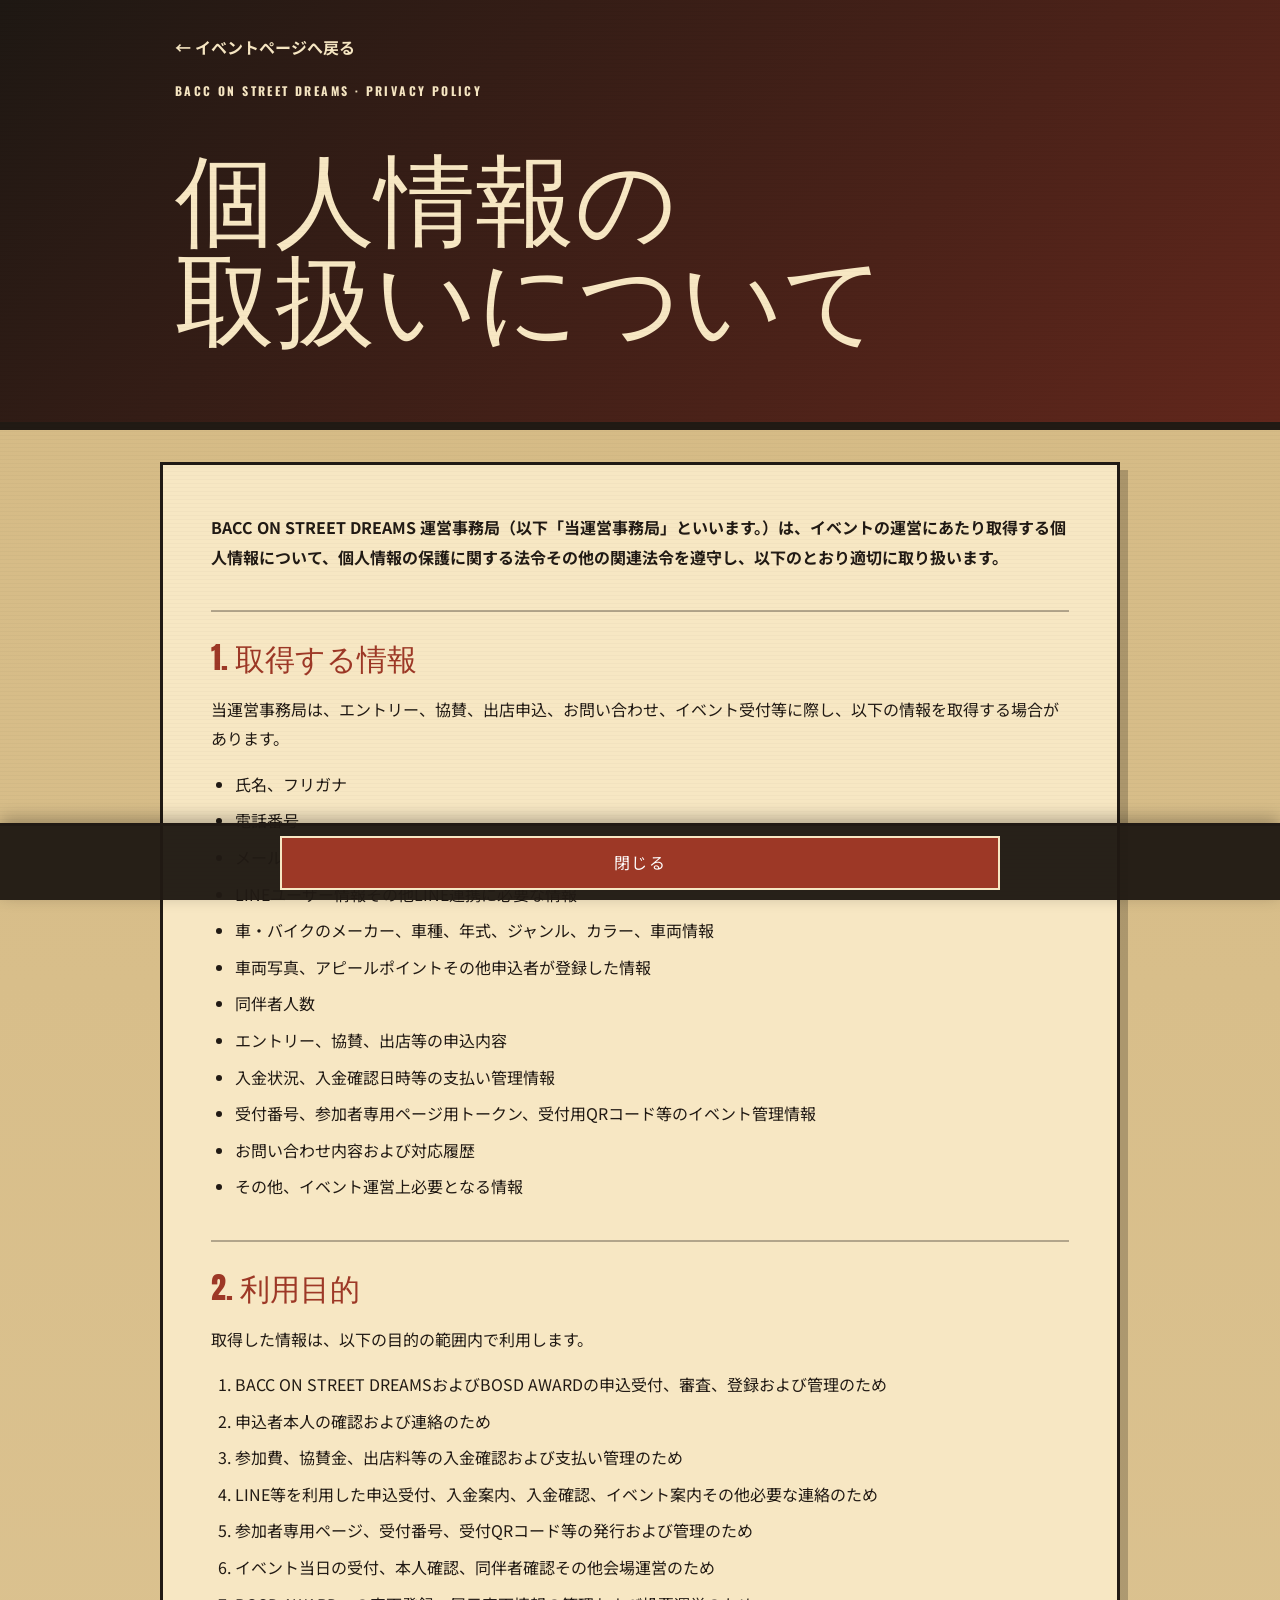
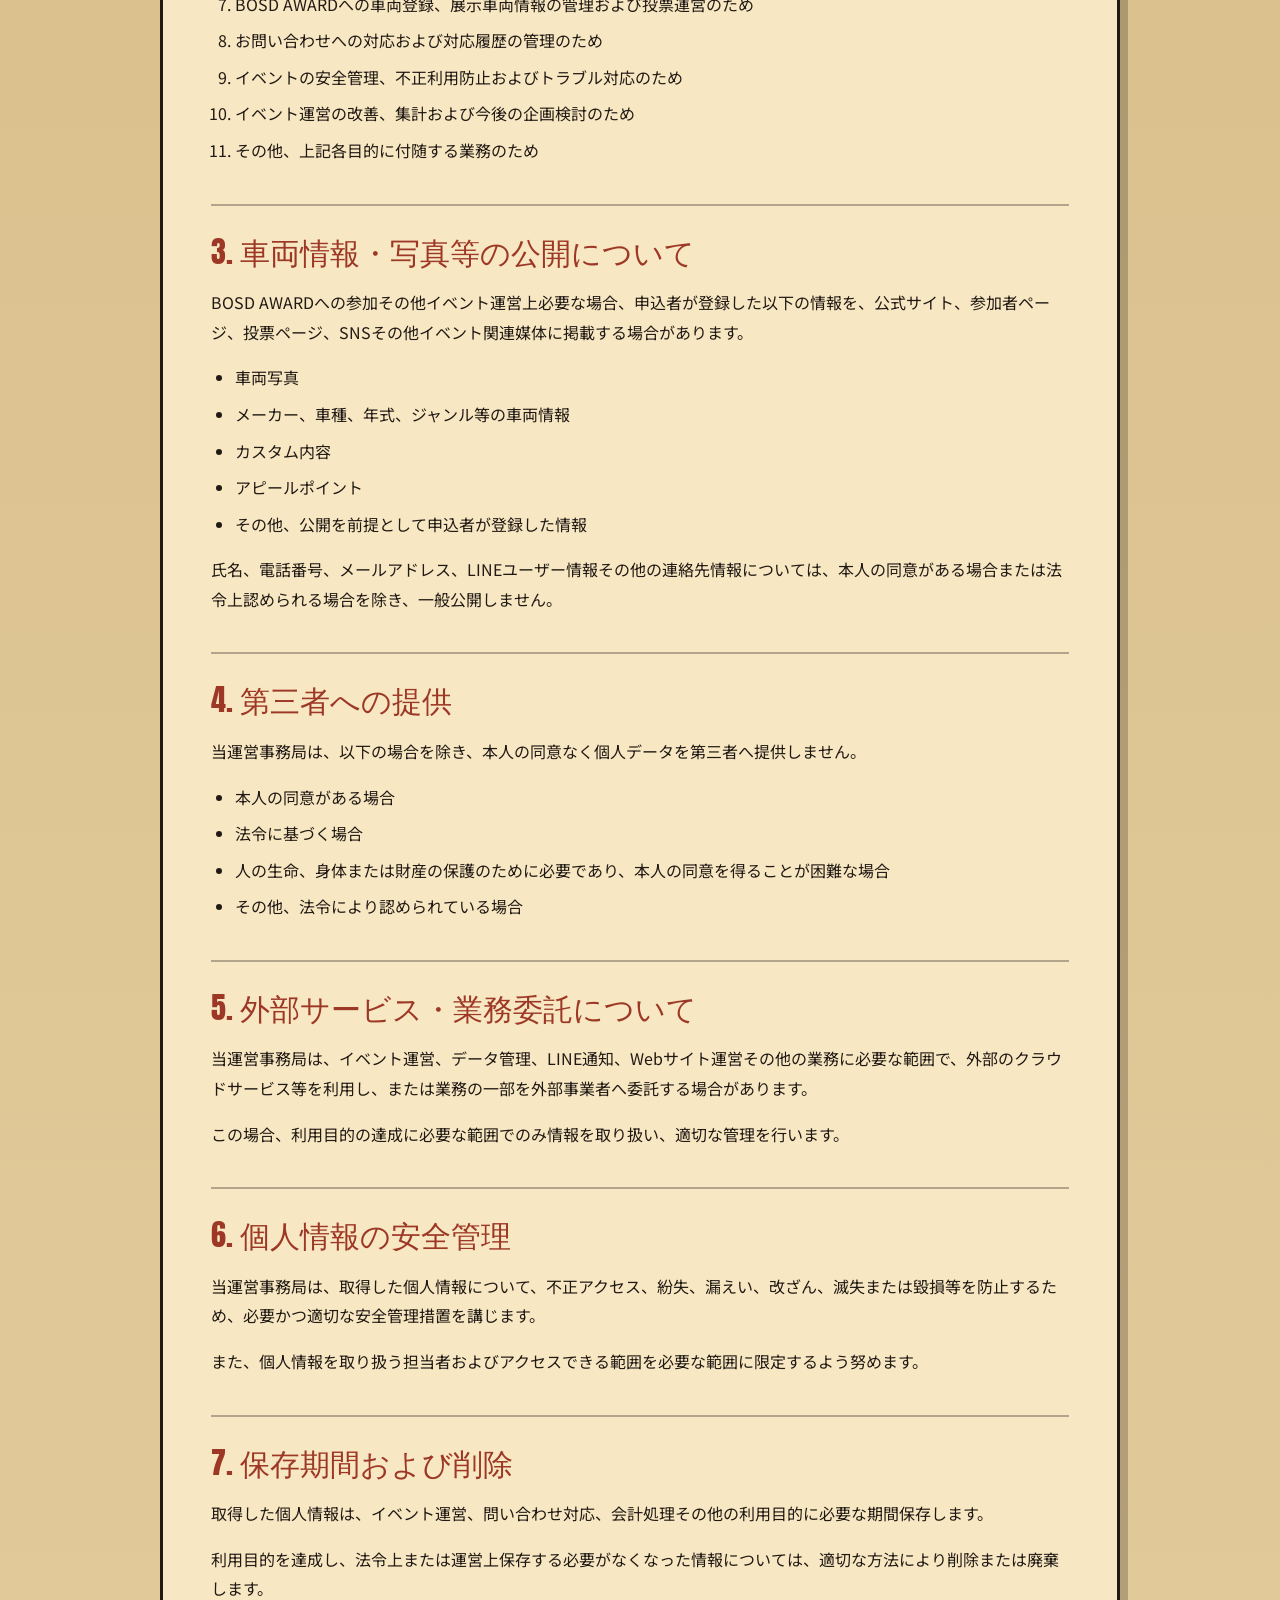
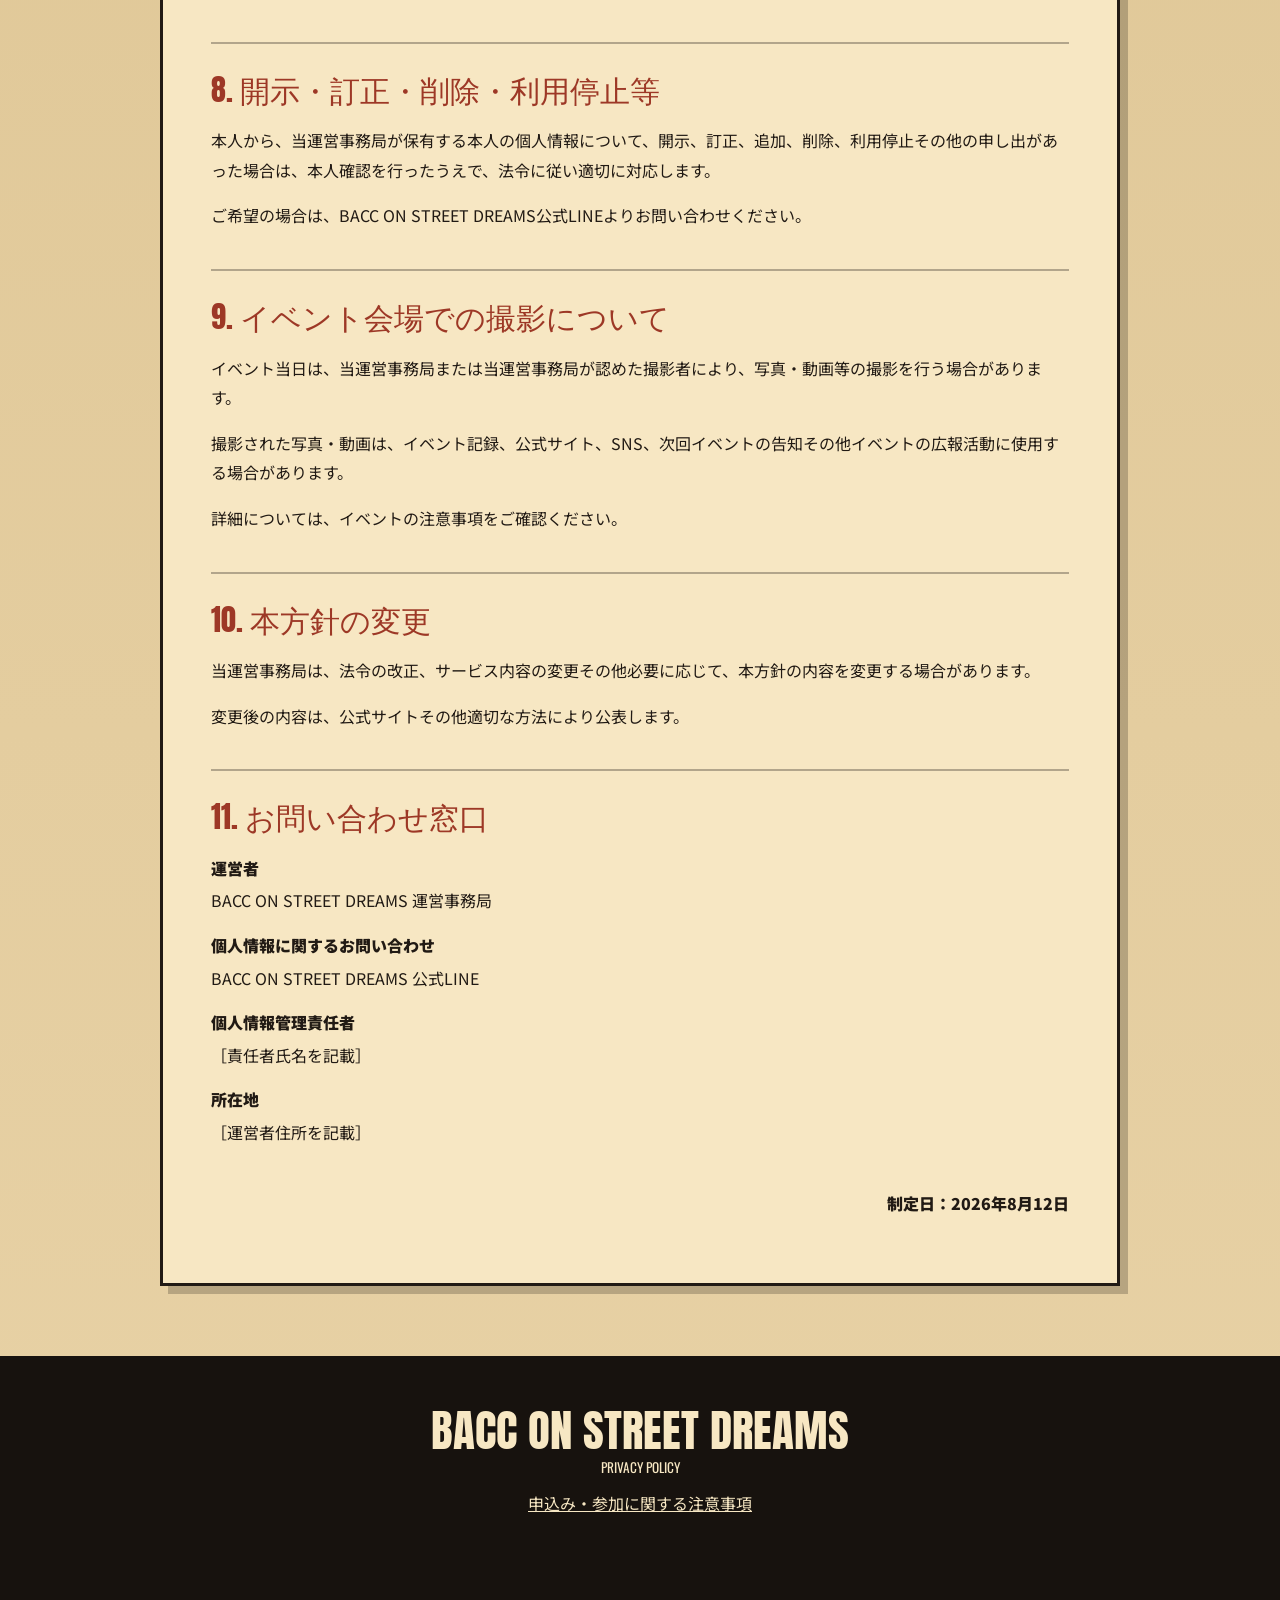
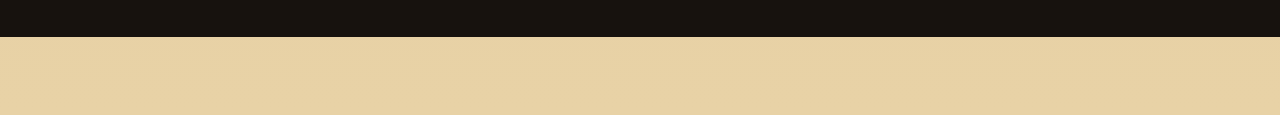
<file: privacy.html>
<!doctype html>
<html lang="ja">
<head>
  <meta charset="utf-8">
  <meta name="viewport" content="width=device-width,initial-scale=1,viewport-fit=cover">
  <meta name="theme-color" content="#211a14">
  <meta name="description" content="BACC ON STREET DREAMS 個人情報の取扱いについて">
  <title>個人情報の取扱いについて | BACC ON STREET DREAMS</title>
  <link rel="stylesheet" href="styles.css">
</head>
<body class="privacy-page">
  <header class="entry-header privacy-header">
    <a href="index.html">← イベントページへ戻る</a>
    <p class="eyebrow">BACC ON STREET DREAMS · PRIVACY POLICY</p>
    <h1>個人情報の<br>取扱いについて</h1>
  </header>
  <main class="privacy-main">
    <article class="privacy-document">
      <p>BACC ON STREET DREAMS 運営事務局（以下「当運営事務局」といいます。）は、イベントの運営にあたり取得する個人情報について、個人情報の保護に関する法令その他の関連法令を遵守し、以下のとおり適切に取り扱います。</p>
      <section><h2>1. 取得する情報</h2><p>当運営事務局は、エントリー、協賛、出店申込、お問い合わせ、イベント受付等に際し、以下の情報を取得する場合があります。</p><ul><li>氏名、フリガナ</li><li>電話番号</li><li>メールアドレス</li><li>LINEユーザー情報その他LINE連携に必要な情報</li><li>車・バイクのメーカー、車種、年式、ジャンル、カラー、車両情報</li><li>車両写真、アピールポイントその他申込者が登録した情報</li><li>同伴者人数</li><li>エントリー、協賛、出店等の申込内容</li><li>入金状況、入金確認日時等の支払い管理情報</li><li>受付番号、参加者専用ページ用トークン、受付用QRコード等のイベント管理情報</li><li>お問い合わせ内容および対応履歴</li><li>その他、イベント運営上必要となる情報</li></ul></section>
      <section><h2>2. 利用目的</h2><p>取得した情報は、以下の目的の範囲内で利用します。</p><ol><li>BACC ON STREET DREAMSおよびBOSD AWARDの申込受付、審査、登録および管理のため</li><li>申込者本人の確認および連絡のため</li><li>参加費、協賛金、出店料等の入金確認および支払い管理のため</li><li>LINE等を利用した申込受付、入金案内、入金確認、イベント案内その他必要な連絡のため</li><li>参加者専用ページ、受付番号、受付QRコード等の発行および管理のため</li><li>イベント当日の受付、本人確認、同伴者確認その他会場運営のため</li><li>BOSD AWARDへの車両登録、展示車両情報の管理および投票運営のため</li><li>お問い合わせへの対応および対応履歴の管理のため</li><li>イベントの安全管理、不正利用防止およびトラブル対応のため</li><li>イベント運営の改善、集計および今後の企画検討のため</li><li>その他、上記各目的に付随する業務のため</li></ol></section>
      <section><h2>3. 車両情報・写真等の公開について</h2><p>BOSD AWARDへの参加その他イベント運営上必要な場合、申込者が登録した以下の情報を、公式サイト、参加者ページ、投票ページ、SNSその他イベント関連媒体に掲載する場合があります。</p><ul><li>車両写真</li><li>メーカー、車種、年式、ジャンル等の車両情報</li><li>カスタム内容</li><li>アピールポイント</li><li>その他、公開を前提として申込者が登録した情報</li></ul><p>氏名、電話番号、メールアドレス、LINEユーザー情報その他の連絡先情報については、本人の同意がある場合または法令上認められる場合を除き、一般公開しません。</p></section>
      <section><h2>4. 第三者への提供</h2><p>当運営事務局は、以下の場合を除き、本人の同意なく個人データを第三者へ提供しません。</p><ul><li>本人の同意がある場合</li><li>法令に基づく場合</li><li>人の生命、身体または財産の保護のために必要であり、本人の同意を得ることが困難な場合</li><li>その他、法令により認められている場合</li></ul></section>
      <section><h2>5. 外部サービス・業務委託について</h2><p>当運営事務局は、イベント運営、データ管理、LINE通知、Webサイト運営その他の業務に必要な範囲で、外部のクラウドサービス等を利用し、または業務の一部を外部事業者へ委託する場合があります。</p><p>この場合、利用目的の達成に必要な範囲でのみ情報を取り扱い、適切な管理を行います。</p></section>
      <section><h2>6. 個人情報の安全管理</h2><p>当運営事務局は、取得した個人情報について、不正アクセス、紛失、漏えい、改ざん、滅失または毀損等を防止するため、必要かつ適切な安全管理措置を講じます。</p><p>また、個人情報を取り扱う担当者およびアクセスできる範囲を必要な範囲に限定するよう努めます。</p></section>
      <section><h2>7. 保存期間および削除</h2><p>取得した個人情報は、イベント運営、問い合わせ対応、会計処理その他の利用目的に必要な期間保存します。</p><p>利用目的を達成し、法令上または運営上保存する必要がなくなった情報については、適切な方法により削除または廃棄します。</p></section>
      <section><h2>8. 開示・訂正・削除・利用停止等</h2><p>本人から、当運営事務局が保有する本人の個人情報について、開示、訂正、追加、削除、利用停止その他の申し出があった場合は、本人確認を行ったうえで、法令に従い適切に対応します。</p><p>ご希望の場合は、BACC ON STREET DREAMS公式LINEよりお問い合わせください。</p></section>
      <section><h2>9. イベント会場での撮影について</h2><p>イベント当日は、当運営事務局または当運営事務局が認めた撮影者により、写真・動画等の撮影を行う場合があります。</p><p>撮影された写真・動画は、イベント記録、公式サイト、SNS、次回イベントの告知その他イベントの広報活動に使用する場合があります。</p><p>詳細については、イベントの注意事項をご確認ください。</p></section>
      <section><h2>10. 本方針の変更</h2><p>当運営事務局は、法令の改正、サービス内容の変更その他必要に応じて、本方針の内容を変更する場合があります。</p><p>変更後の内容は、公式サイトその他適切な方法により公表します。</p></section>
      <section><h2>11. お問い合わせ窓口</h2><dl><dt>運営者</dt><dd>BACC ON STREET DREAMS 運営事務局</dd><dt>個人情報に関するお問い合わせ</dt><dd>BACC ON STREET DREAMS 公式LINE</dd><dt>個人情報管理責任者</dt><dd>［責任者氏名を記載］</dd><dt>所在地</dt><dd>［運営者住所を記載］</dd></dl></section>
      <p class="privacy-enacted">制定日：2026年8月12日</p>
    </article>
  </main>
  <footer><strong>BACC ON STREET DREAMS</strong><small>PRIVACY POLICY</small><a class="footer-policy-link" href="terms.html">申込み・参加に関する注意事項</a></footer>
  <div class="document-close-bar"><button type="button" data-document-close>閉じる</button></div>
  <script src="document-close.js"></script>
</body>
</html>
</file>
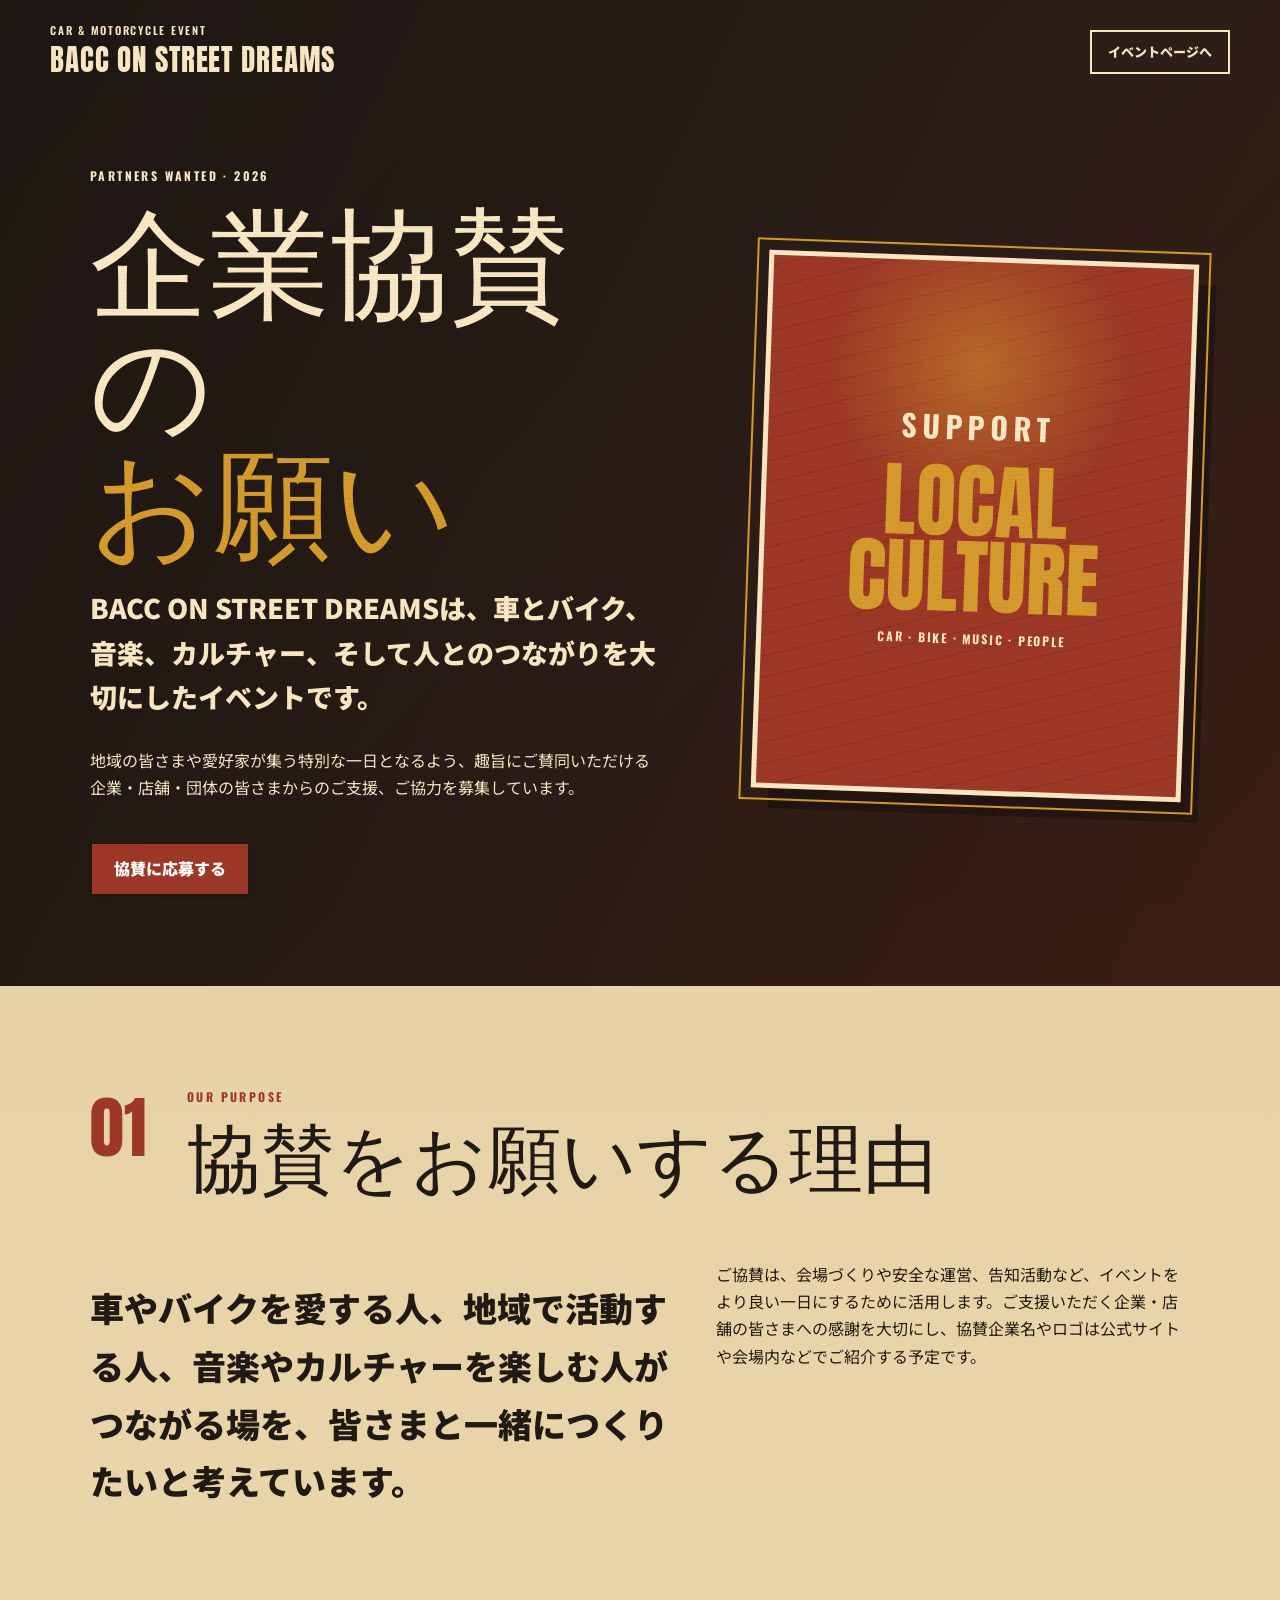
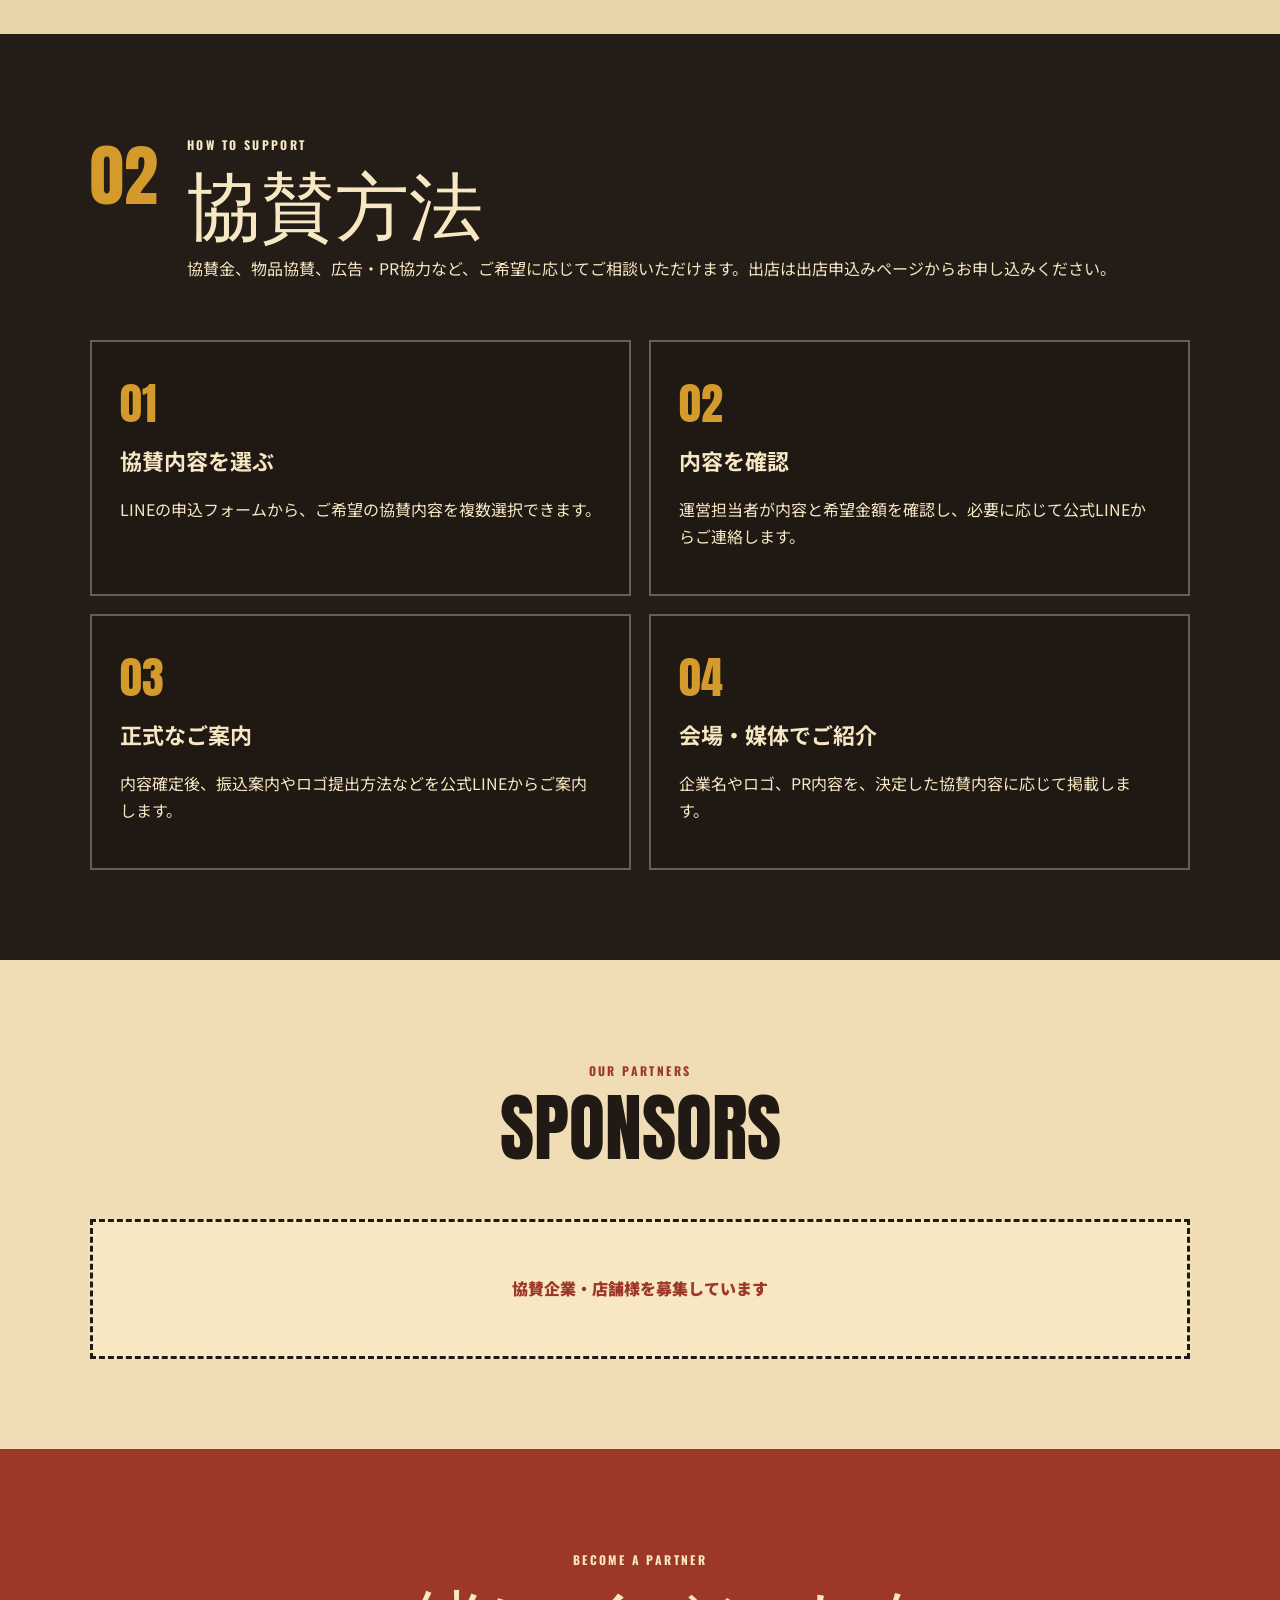
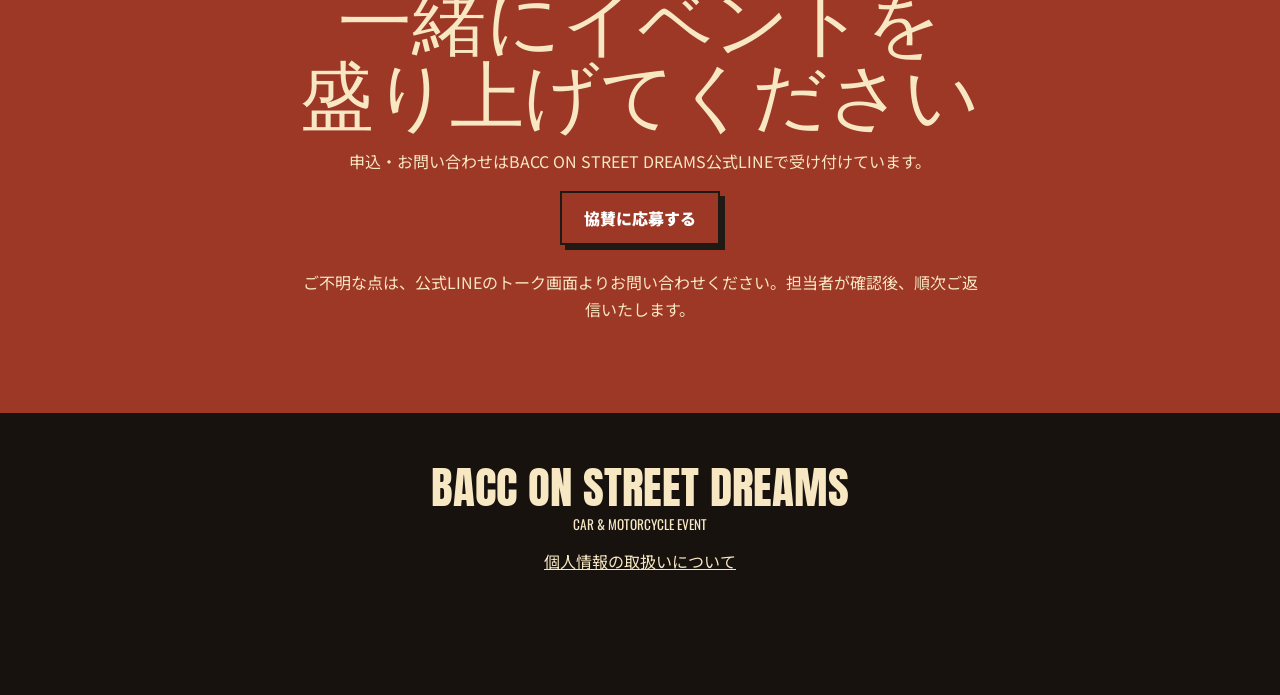
<file: sponsor.html>
<!doctype html>
<html lang="ja">
<head>
  <meta charset="utf-8">
  <meta name="viewport" content="width=device-width,initial-scale=1,viewport-fit=cover">
  <meta name="theme-color" content="#211a14">
  <meta name="description" content="BACC ON STREET DREAMSの企業協賛についてご案内します。">
  <title>企業協賛のお願い | BACC ON STREET DREAMS</title>
  <link rel="stylesheet" href="styles.css">
</head>
<body class="sponsor-page">
<header class="site-header sponsor-nav">
  <a class="brand" href="index.html"><small>CAR & MOTORCYCLE EVENT</small><strong>BACC ON STREET DREAMS</strong></a>
  <a class="button ghost compact" href="index.html">イベントページへ</a>
</header>

<main id="sponsor-intro">
  <section class="sponsor-hero">
    <div>
      <p class="eyebrow">PARTNERS WANTED · 2026</p>
      <h1>企業協賛の<br><span>お願い</span></h1>
      <p class="sponsor-lead">BACC ON STREET DREAMSは、車とバイク、音楽、カルチャー、そして人とのつながりを大切にしたイベントです。</p>
      <p>地域の皆さまや愛好家が集う特別な一日となるよう、趣旨にご賛同いただける企業・店舗・団体の皆さまからのご支援、ご協力を募集しています。</p>
      <a class="button primary sponsor-entry-button" href="https://liff.line.me/2010807562-lnaRgdef">協賛に応募する</a>
    </div>
    <div class="sponsor-poster" aria-hidden="true">
      <span>SUPPORT</span>
      <strong>LOCAL<br>CULTURE</strong>
      <small>CAR · BIKE · MUSIC · PEOPLE</small>
    </div>
  </section>

  <section class="sponsor-section paper">
    <div class="section-heading">
      <p class="num">01</p>
      <div><p class="eyebrow dark">OUR PURPOSE</p><h2>協賛をお願いする理由</h2></div>
    </div>
    <div class="sponsor-story">
      <p class="big">車やバイクを愛する人、地域で活動する人、音楽やカルチャーを楽しむ人がつながる場を、皆さまと一緒につくりたいと考えています。</p>
      <p>ご協賛は、会場づくりや安全な運営、告知活動など、イベントをより良い一日にするために活用します。ご支援いただく企業・店舗の皆さまへの感謝を大切にし、協賛企業名やロゴは公式サイトや会場内などでご紹介する予定です。</p>
    </div>
  </section>

  <section class="sponsor-section dark-section">
    <div class="section-heading">
      <p class="num yellow">02</p>
      <div><p class="eyebrow">HOW TO SUPPORT</p><h2>協賛方法</h2><p>協賛金、物品協賛、広告・PR協力など、ご希望に応じてご相談いただけます。出店は出店申込みページからお申し込みください。</p></div>
    </div>
    <div class="benefit-grid">
      <article><b>01</b><h3>協賛内容を選ぶ</h3><p>LINEの申込フォームから、ご希望の協賛内容を複数選択できます。</p></article>
      <article><b>02</b><h3>内容を確認</h3><p>運営担当者が内容と希望金額を確認し、必要に応じて公式LINEからご連絡します。</p></article>
      <article><b>03</b><h3>正式なご案内</h3><p>内容確定後、振込案内やロゴ提出方法などを公式LINEからご案内します。</p></article>
      <article><b>04</b><h3>会場・媒体でご紹介</h3><p>企業名やロゴ、PR内容を、決定した協賛内容に応じて掲載します。</p></article>
    </div>
  </section>

  <section class="sponsor-section sponsors-section">
    <div class="section-heading centered">
      <div><p class="eyebrow dark">OUR PARTNERS</p><h2>SPONSORS</h2></div>
    </div>
    <div class="sponsor-logo-grid">
      <p class="sponsor-placeholder">協賛企業・店舗様を募集しています</p>
      <!--
      <a href="企業URL" target="_blank" rel="noopener">
        <img src="images/sponsors/example.webp" alt="協賛企業名">
      </a>
      -->
    </div>
  </section>

  <section id="contact" class="sponsor-section rust-section sponsor-cta">
    <p class="eyebrow">BECOME A PARTNER</p>
    <h2>一緒にイベントを<br>盛り上げてください</h2>
    <p>申込・お問い合わせはBACC ON STREET DREAMS公式LINEで受け付けています。</p>
    <a class="button primary sponsor-entry-button" href="https://liff.line.me/2010807562-lnaRgdef">協賛に応募する</a>
    <p class="small-copy">ご不明な点は、公式LINEのトーク画面よりお問い合わせください。担当者が確認後、順次ご返信いたします。</p>
  </section>
</main>

<main id="sponsor-liff-panel" class="sponsor-application" hidden>
  <header class="entry-header sponsor-entry-header">
    <p class="eyebrow">BACC ON STREET DREAMS · SPONSOR ENTRY</p>
    <h1>協賛申込</h1>
  </header>

  <div class="entry-main sponsor-entry-main">
    <section id="sponsor-auth-status" class="liff-gate">
      <p class="eyebrow dark">LINE AUTHENTICATION</p>
      <h2>LINEログイン情報を確認しています…</h2>
      <p id="sponsor-auth-message">確認完了後に協賛申込フォームを表示します。</p>
    </section>

    <form id="sponsor-form" class="sponsor-form" hidden>
      <fieldset>
        <legend>01 / 申込者情報</legend>
        <div class="form-grid">
          <label><span>企業名・店舗名 <em>必須</em></span><input name="companyName" autocomplete="organization" required></label>
          <label><span>担当者名 <em>必須</em></span><input name="contactName" autocomplete="name" required></label>
          <label><span>電話番号 <em>必須</em></span><input type="tel" name="phone" autocomplete="tel" inputmode="tel" required></label>
          <label><span>メールアドレス <em>必須</em></span><input type="email" name="email" autocomplete="email" inputmode="email" required></label>
        </div>
      </fieldset>

      <fieldset class="sponsor-choices">
        <legend>02 / 希望する協賛内容 <small>複数選択可</small></legend>
        <div class="checkbox-grid">
          <label><input type="checkbox" name="sponsorType" value="協賛金"><span>協賛金</span></label>
          <label><input type="checkbox" name="sponsorType" value="物品協賛"><span>物品協賛</span></label>
          <label><input type="checkbox" name="sponsorType" value="広告・PR協力"><span>広告・PR協力</span></label>
          <label><input type="checkbox" name="sponsorType" value="その他"><span>その他</span></label>
        </div>
      </fieldset>

      <fieldset class="sponsor-amount-field">
        <legend>03 / 協賛希望金額</legend>
        <label class="full"><span>申込者が希望する協賛金額 <em>必須</em></span>
          <input type="number" name="sponsorAmount" min="1000" step="1000" inputmode="numeric" placeholder="例：30000" required>
        </label>
        <p class="note">入力された金額を、そのまま支払い案内に使用します。</p>
      </fieldset>

      <fieldset>
        <legend>04 / 問い合わせ・連絡事項</legend>
        <label class="full"><span>問い合わせ・連絡事項</span><textarea name="inquiry" rows="7"></textarea></label>
        <label class="agreement sponsor-agreement"><input type="checkbox" name="privacyAgreement" value="同意" data-confirm-documents required disabled><span><a href="terms.html" target="_blank" rel="noopener" data-required-document="terms">注意事項</a>と<a href="privacy.html" target="_blank" rel="noopener" data-required-document="privacy">個人情報の取扱い</a>を両方開いて確認し、同意します。<small class="document-confirm-status" aria-live="polite">未確認：注意事項・個人情報の取扱い</small></span></label>
      </fieldset>

      <div class="turnstile-slot" data-turnstile-container aria-live="polite"></div>
      <button class="submit-button" type="submit">協賛申込を送信する<small>SUBMIT SPONSOR ENTRY</small></button>
      <p id="sponsor-form-status" class="form-status" role="alert" aria-live="polite"></p>
    </form>

    <section id="sponsor-success" class="success" hidden>
      <p class="eyebrow dark">SPONSOR ENTRY COMPLETE</p>
      <h2>協賛申込を受け付けました</h2>
      <p>協賛受付番号<br><strong id="sponsor-number"></strong></p>
      <p>内容確認後、公式LINEよりご案内します。</p>
      <p id="sponsor-line-status" class="line-delivery-status" role="status" aria-live="polite"></p>
      <p>ご質問は公式LINEのトーク画面よりお問い合わせください。</p>
    </section>
  </div>
</main>

<main id="vendor-liff-panel" class="sponsor-application" hidden>
  <header class="entry-header sponsor-entry-header">
    <p class="eyebrow">BACC ON STREET DREAMS · VENDOR SPONSOR</p>
    <h1>出店申込み</h1>
  </header>

  <div class="entry-main sponsor-entry-main">
    <section id="vendor-auth-status" class="liff-gate">
      <p class="eyebrow dark">LINE AUTHENTICATION</p>
      <h2>LINEログイン情報を確認しています…</h2>
      <p id="vendor-auth-message">確認完了後に出店申込みフォームを表示します。</p>
    </section>

    <form id="vendor-form" class="sponsor-form" hidden>
      <fieldset>
        <legend>01 / 出店者情報</legend>
        <p class="note">公式LINE内の専用フォームです。電話番号とLINE認証の両方を必須として受け付けます。</p>
        <div class="form-grid">
          <label><span>店舗・会社名 <em>必須</em></span><input name="companyName" autocomplete="organization" required></label>
          <label><span>代表者名 <em>必須</em></span><input name="representativeName" autocomplete="name" required></label>
          <label><span>電話番号 <em>必須</em></span><input type="tel" name="phone" autocomplete="tel" inputmode="tel" required></label>
          <label><span>ブース数 <em>必須</em></span><input type="number" name="boothCount" min="1" step="1" value="1" inputmode="numeric" required></label>
          <label><span>スタッフ人数 <em>必須</em></span><input type="number" name="staffCount" min="1" step="1" value="1" inputmode="numeric" required></label>
        </div>
        <p class="note">出店料は1ブース7,000円です。ブース数から自動計算します。</p>
        <p class="parking-notice compact"><strong>駐車場料金について</strong>ネスタリゾート神戸の駐車場代として、2時間以上の駐車で1,500円が出店料とは別途必要です。</p>
      </fieldset>

      <fieldset>
        <legend>02 / 出店内容</legend>
        <label class="full"><span>出店内容 <em>必須</em></span><textarea name="boothContent" rows="5" required></textarea></label>
        <label class="full"><span>車両情報</span><textarea name="vehicleInfo" rows="3" placeholder="搬入車両・展示車両など"></textarea></label>
      </fieldset>

      <fieldset>
        <legend>03 / 設備・搬入</legend>
        <p class="note">電源・水道の用意はありません。必要な場合は、備考欄に内容を書いてご相談ください。</p>
        <div class="form-grid">
          <label><span>火気使用 <em>必須</em></span><select name="fireUse" required><option value="">選択してください</option><option>なし</option><option>あり</option></select></label>
          <label><span>発電機使用 <em>必須</em></span><select name="generatorUse" required><option value="">選択してください</option><option>なし</option><option>あり</option></select></label>
          <label><span>前日搬入 <em>必須</em></span><select name="previousDayLoadIn" required><option value="">選択してください</option><option>なし</option><option>あり</option></select></label>
        </div>
      </fieldset>

      <fieldset>
        <legend>04 / 備考</legend>
        <label class="full"><span>備考</span><textarea name="note" rows="5" placeholder="電源・水道が必要な場合は、必要な設備や使用内容をこちらに書いてご相談ください。"></textarea></label>
        <label class="agreement sponsor-agreement"><input type="checkbox" name="agreement" value="同意" data-confirm-documents required disabled><span><a href="terms.html" target="_blank" rel="noopener" data-required-document="terms">出店条件・注意事項</a>と<a href="privacy.html" target="_blank" rel="noopener" data-required-document="privacy">個人情報の取扱い</a>を両方開いて確認し、同意します。<small class="document-confirm-status" aria-live="polite">未確認：注意事項・個人情報の取扱い</small></span></label>
      </fieldset>

      <button class="submit-button" type="submit">出店申込みを送信する<small>SUBMIT VENDOR ENTRY</small></button>
      <p id="vendor-form-status" class="form-status" role="alert" aria-live="polite"></p>
    </form>

    <section id="vendor-success" class="success" hidden>
      <p class="eyebrow dark">VENDOR ENTRY COMPLETE</p>
      <h2>出店申込みを受け付けました</h2>
      <p>出店受付番号<br><strong id="vendor-number"></strong></p>
      <p>出店料<br><strong id="vendor-amount"></strong></p>
      <p>このあと公式LINEへ受付完了案内をお送りします。振込案内は内容確認後にご連絡します。</p>
      <p id="vendor-line-status" class="line-delivery-status" role="status" aria-live="polite"></p>
      <button id="vendor-line-retry" class="button primary" type="button" hidden>
        公式LINEへ出店受付完了を送る
      </button>
    </section>
  </div>
</main>

<footer>
  <strong>BACC ON STREET DREAMS</strong>
  <small>CAR & MOTORCYCLE EVENT</small>
  <a class="footer-policy-link" href="privacy.html">個人情報の取扱いについて</a>
</footer>
<script src="https://static.line-scdn.net/liff/edge/2/sdk.js"></script>
<script src="script.js?v=20260909-1"></script>
</body>
</html>
</file>
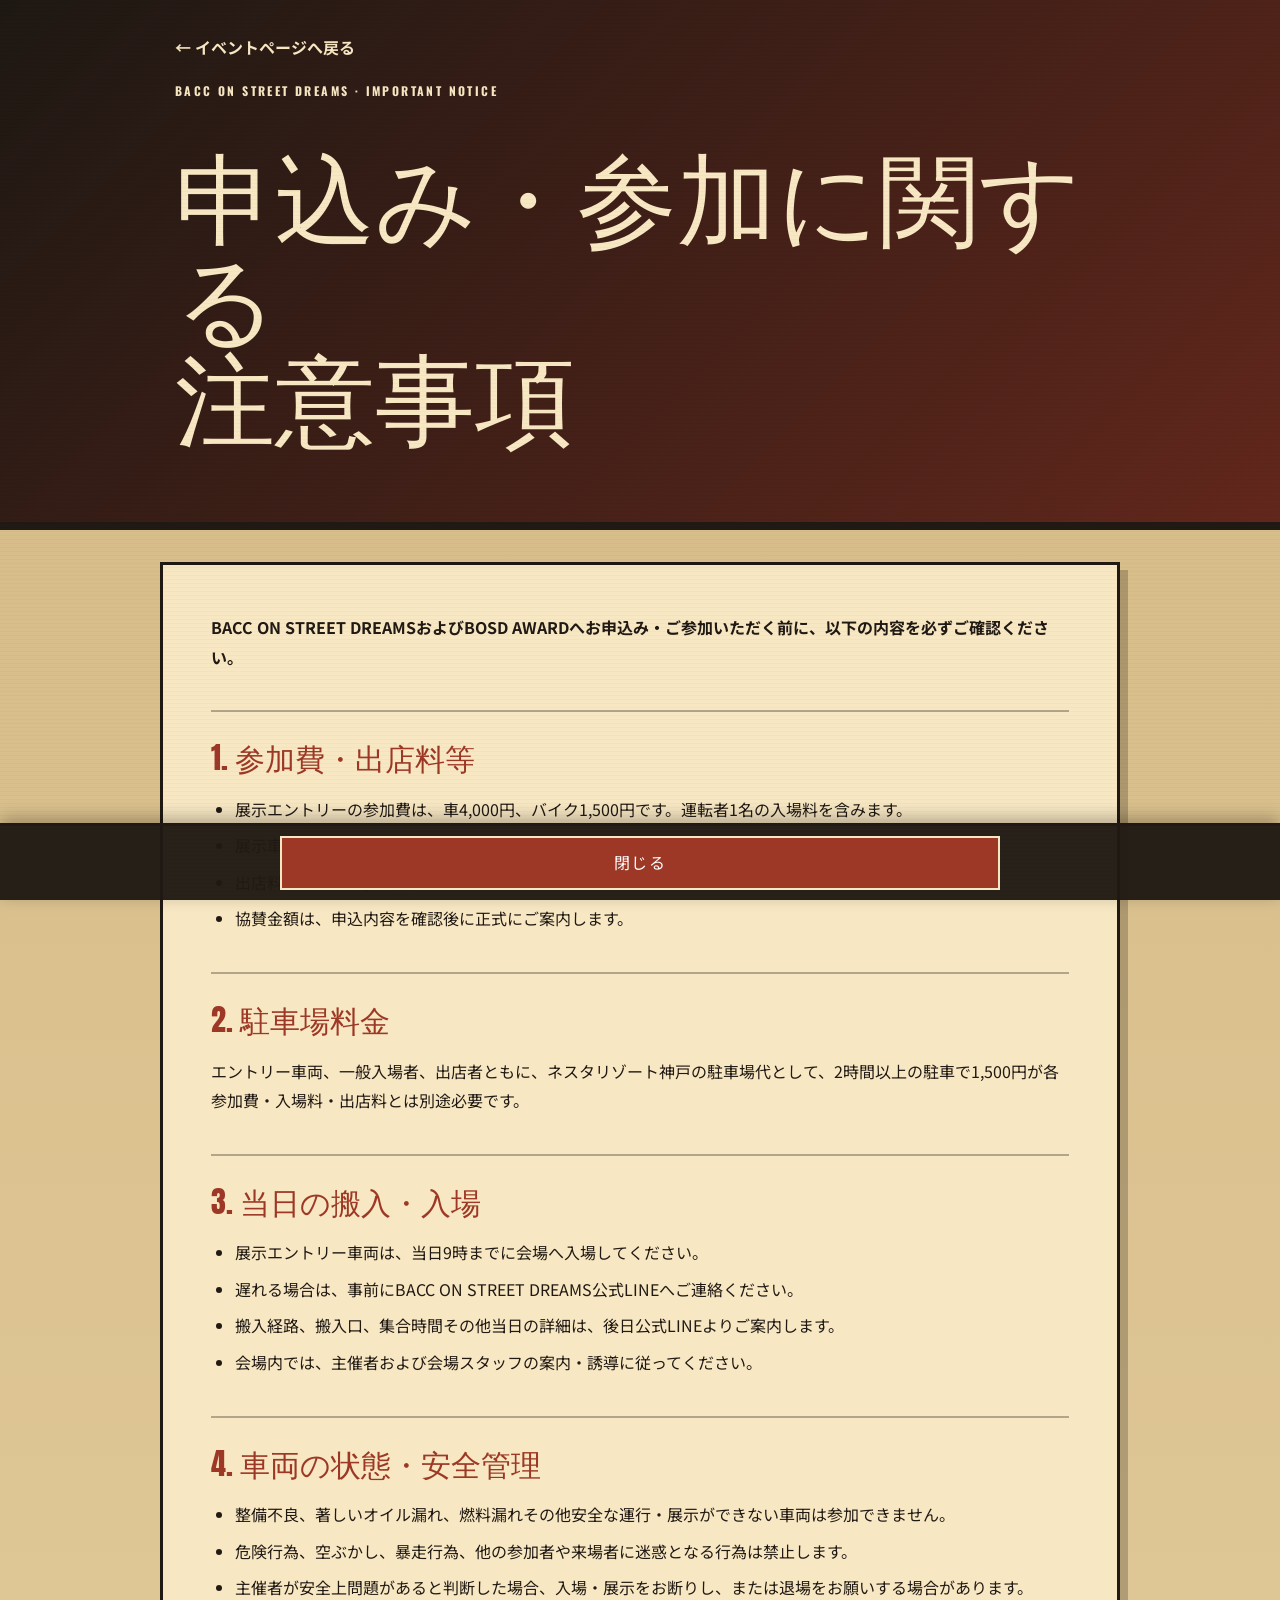
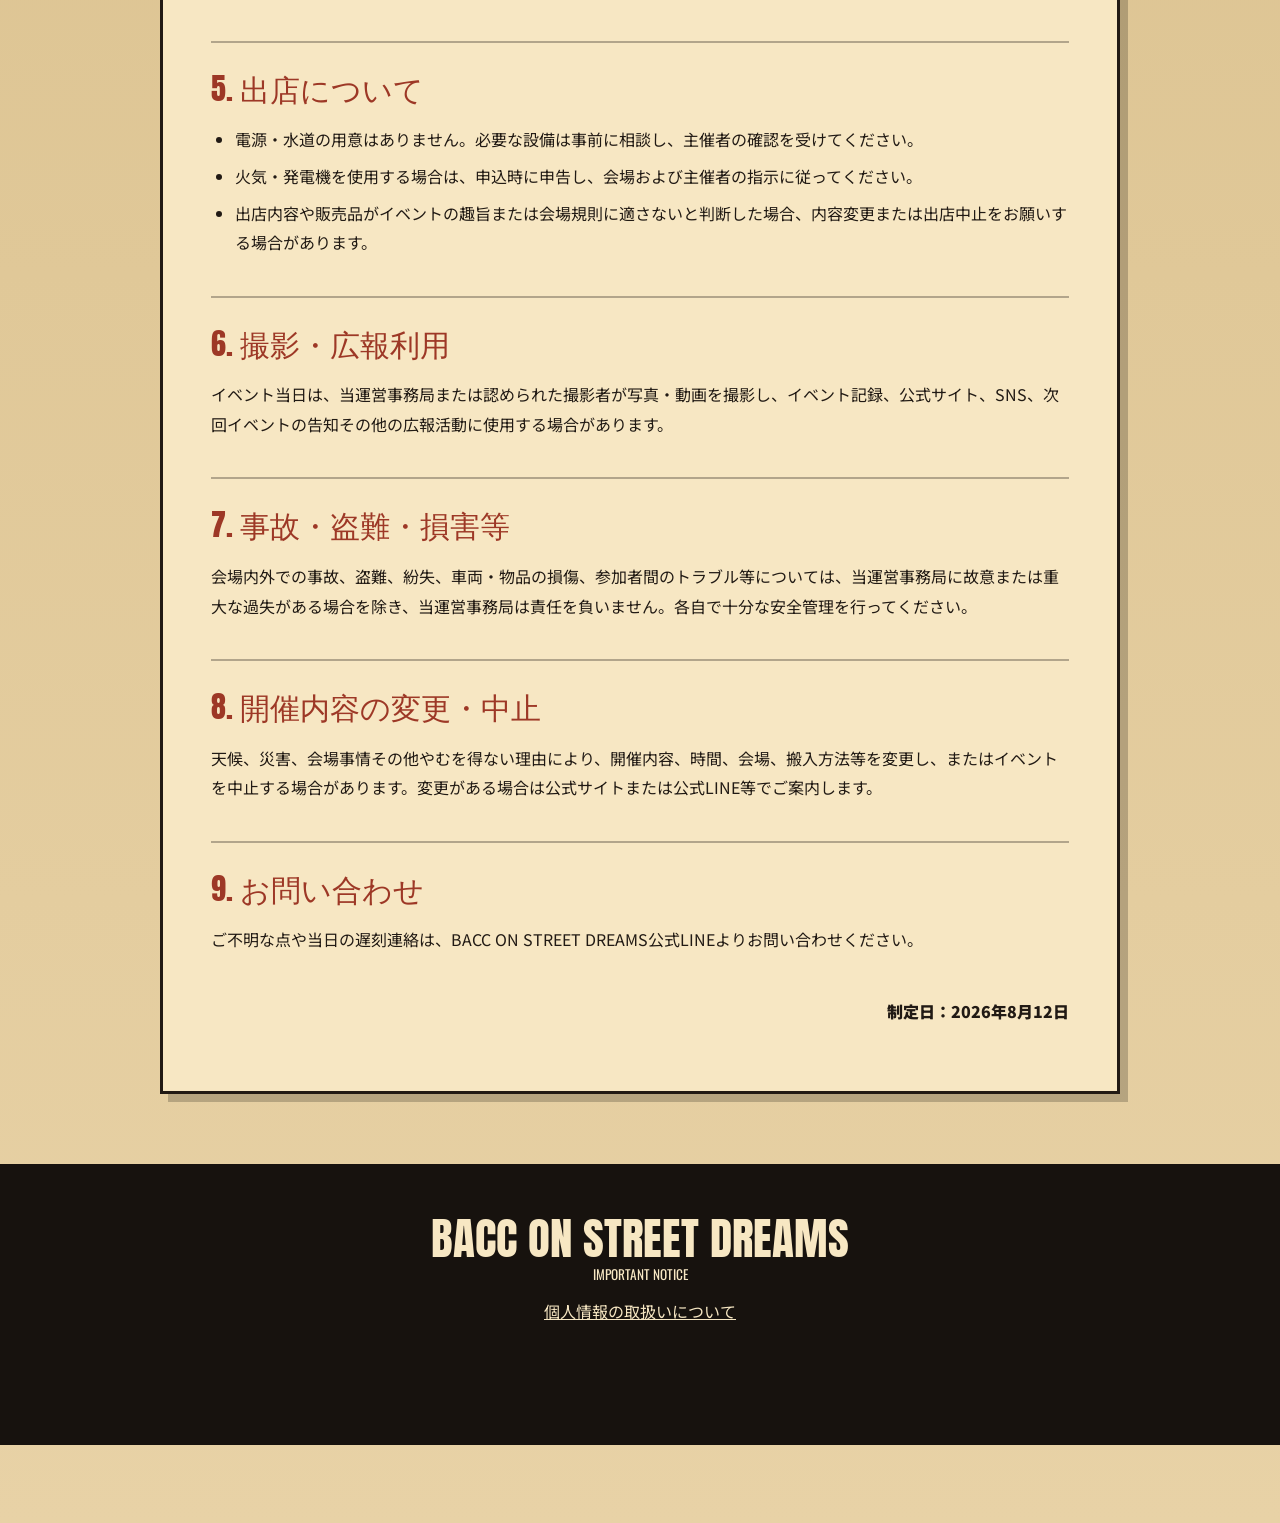
<file: terms.html>
<!doctype html>
<html lang="ja">
<head>
  <meta charset="utf-8">
  <meta name="viewport" content="width=device-width,initial-scale=1,viewport-fit=cover">
  <meta name="theme-color" content="#211a14">
  <meta name="description" content="BACC ON STREET DREAMS 申込み・参加に関する注意事項">
  <title>申込み・参加に関する注意事項 | BACC ON STREET DREAMS</title>
  <link rel="stylesheet" href="styles.css">
</head>
<body class="privacy-page">
  <header class="entry-header privacy-header">
    <a href="index.html">← イベントページへ戻る</a>
    <p class="eyebrow">BACC ON STREET DREAMS · IMPORTANT NOTICE</p>
    <h1>申込み・参加に関する<br>注意事項</h1>
  </header>
  <main class="privacy-main">
    <article class="privacy-document">
      <p>BACC ON STREET DREAMSおよびBOSD AWARDへお申込み・ご参加いただく前に、以下の内容を必ずご確認ください。</p>
      <section><h2>1. 参加費・出店料等</h2><ul><li>展示エントリーの参加費は、車4,000円、バイク1,500円です。運転者1名の入場料を含みます。</li><li>展示車両の同伴者は1名につき1,000円を当日受付でお支払いください。</li><li>出店料は1ブース7,000円です。</li><li>協賛金額は、申込内容を確認後に正式にご案内します。</li></ul></section>
      <section><h2>2. 駐車場料金</h2><p>エントリー車両、一般入場者、出店者ともに、ネスタリゾート神戸の駐車場代として、2時間以上の駐車で1,500円が各参加費・入場料・出店料とは別途必要です。</p></section>
      <section><h2>3. 当日の搬入・入場</h2><ul><li>展示エントリー車両は、当日9時までに会場へ入場してください。</li><li>遅れる場合は、事前にBACC ON STREET DREAMS公式LINEへご連絡ください。</li><li>搬入経路、搬入口、集合時間その他当日の詳細は、後日公式LINEよりご案内します。</li><li>会場内では、主催者および会場スタッフの案内・誘導に従ってください。</li></ul></section>
      <section><h2>4. 車両の状態・安全管理</h2><ul><li>整備不良、著しいオイル漏れ、燃料漏れその他安全な運行・展示ができない車両は参加できません。</li><li>危険行為、空ぶかし、暴走行為、他の参加者や来場者に迷惑となる行為は禁止します。</li><li>主催者が安全上問題があると判断した場合、入場・展示をお断りし、または退場をお願いする場合があります。</li></ul></section>
      <section><h2>5. 出店について</h2><ul><li>電源・水道の用意はありません。必要な設備は事前に相談し、主催者の確認を受けてください。</li><li>火気・発電機を使用する場合は、申込時に申告し、会場および主催者の指示に従ってください。</li><li>出店内容や販売品がイベントの趣旨または会場規則に適さないと判断した場合、内容変更または出店中止をお願いする場合があります。</li></ul></section>
      <section><h2>6. 撮影・広報利用</h2><p>イベント当日は、当運営事務局または認められた撮影者が写真・動画を撮影し、イベント記録、公式サイト、SNS、次回イベントの告知その他の広報活動に使用する場合があります。</p></section>
      <section><h2>7. 事故・盗難・損害等</h2><p>会場内外での事故、盗難、紛失、車両・物品の損傷、参加者間のトラブル等については、当運営事務局に故意または重大な過失がある場合を除き、当運営事務局は責任を負いません。各自で十分な安全管理を行ってください。</p></section>
      <section><h2>8. 開催内容の変更・中止</h2><p>天候、災害、会場事情その他やむを得ない理由により、開催内容、時間、会場、搬入方法等を変更し、またはイベントを中止する場合があります。変更がある場合は公式サイトまたは公式LINE等でご案内します。</p></section>
      <section><h2>9. お問い合わせ</h2><p>ご不明な点や当日の遅刻連絡は、BACC ON STREET DREAMS公式LINEよりお問い合わせください。</p></section>
      <p class="privacy-enacted">制定日：2026年8月12日</p>
    </article>
  </main>
  <footer><strong>BACC ON STREET DREAMS</strong><small>IMPORTANT NOTICE</small><a class="footer-policy-link" href="privacy.html">個人情報の取扱いについて</a></footer>
  <div class="document-close-bar"><button type="button" data-document-close>閉じる</button></div>
  <script src="document-close.js"></script>
</body>
</html>
</file>
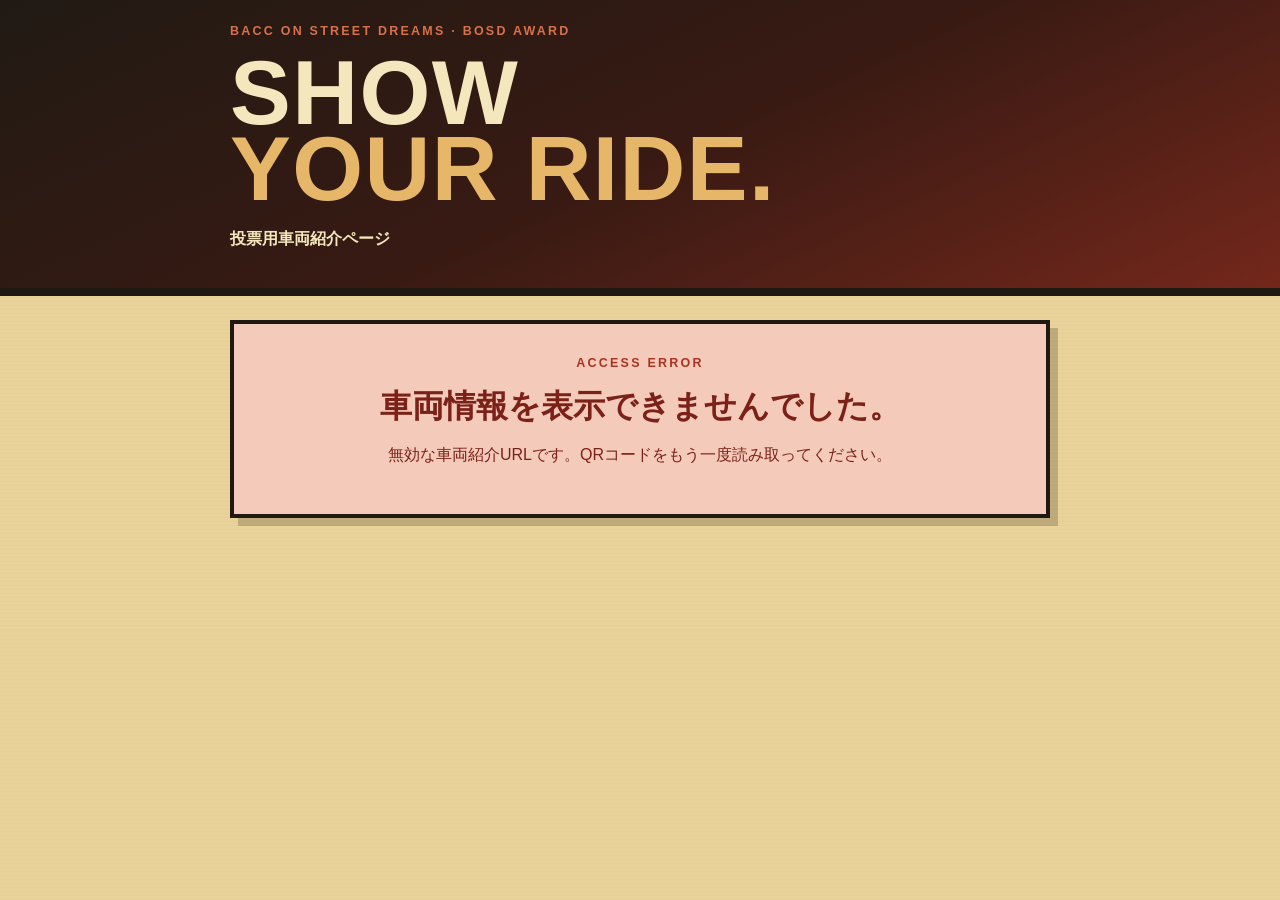
<file: vehicle.html>
<!doctype html>
<html lang="ja">
<head>
  <meta charset="utf-8">
  <meta name="viewport" content="width=device-width,initial-scale=1,viewport-fit=cover">
  <meta name="theme-color" content="#211a14">
  <meta name="description" content="BACC ON STREET DREAMS BOSD AWARD 車両紹介ページ">
  <title>BOSD AWARD 車両紹介</title>
  <link rel="stylesheet" href="vehicle.css?v=20260821-2">
</head>
<body>
  <header class="vehicle-header">
    <p class="kicker">BACC ON STREET DREAMS · BOSD AWARD</p>
    <h1>SHOW<br><span>YOUR RIDE.</span></h1>
    <p>投票用車両紹介ページ</p>
  </header>

  <main>
    <section id="loading" class="paper-panel status-panel" aria-live="polite">
      <p class="kicker ink">VEHICLE PROFILE</p>
      <h2>車両情報を読み込んでいます…</h2>
    </section>

    <section id="error" class="paper-panel status-panel error-panel" hidden>
      <p class="kicker ink">ACCESS ERROR</p>
      <h2>車両情報を表示できませんでした。</h2>
      <p id="error-message">QRコードをもう一度読み取ってください。</p>
    </section>

    <article id="vehicle-profile" hidden>
      <section class="profile-heading paper-panel">
        <div>
          <small>ENTRY NUMBER</small>
          <strong id="entry-number"></strong>
        </div>
        <div>
          <small>CATEGORY</small>
          <strong id="vehicle-type"></strong>
        </div>
        <p class="maker" id="maker"></p>
        <h2 id="vehicle-name"></h2>
        <p class="owner"><span>OWNER</span><b id="owner-name"></b></p>
      </section>

      <section class="photo-section" aria-label="車両写真">
        <button class="photo main-photo" type="button" data-photo="main-photo" aria-label="メイン写真を大きく表示">
          <img id="main-photo" alt="車両メイン写真">
        </button>
        <div id="sub-photo-grid" class="sub-photo-grid">
          <button class="photo" type="button" data-photo="sub-photo-1" aria-label="追加写真1を大きく表示">
            <img id="sub-photo-1" alt="車両追加写真1">
          </button>
          <button class="photo" type="button" data-photo="sub-photo-2" aria-label="追加写真2を大きく表示">
            <img id="sub-photo-2" alt="車両追加写真2">
          </button>
        </div>
      </section>

      <section id="owner-comment-section" class="paper-panel story-panel" hidden>
        <p class="section-number">01 / OWNER'S COMMENT</p>
        <p id="owner-comment" class="multiline"></p>
      </section>

      <section id="custom-section" class="paper-panel story-panel" hidden>
        <p class="section-number">02 / CUSTOM</p>
        <p id="custom-content" class="multiline"></p>
      </section>

      <section id="appeal-section" class="paper-panel story-panel" hidden>
        <p class="section-number">03 / APPEAL POINT</p>
        <p id="appeal-point" class="multiline"></p>
      </section>

      <nav id="social-links" class="social-links" aria-label="参加者SNS" hidden></nav>

      <p class="read-only-note">このページは閲覧専用です。車両情報の編集はできません。</p>
    </article>
  </main>

  <dialog id="photo-dialog" class="photo-dialog">
    <button id="close-photo" type="button" aria-label="画像を閉じる">×</button>
    <img id="dialog-photo" alt="拡大した車両写真">
  </dialog>

  <aside id="vote-action-bar" class="vote-action-bar" aria-label="車両投票" hidden>
    <button id="vote-action-button" type="button">この車両に投票する</button>
  </aside>

  <script src="vehicle.js?v=20260821-3"></script>
</body>
</html>
</file>
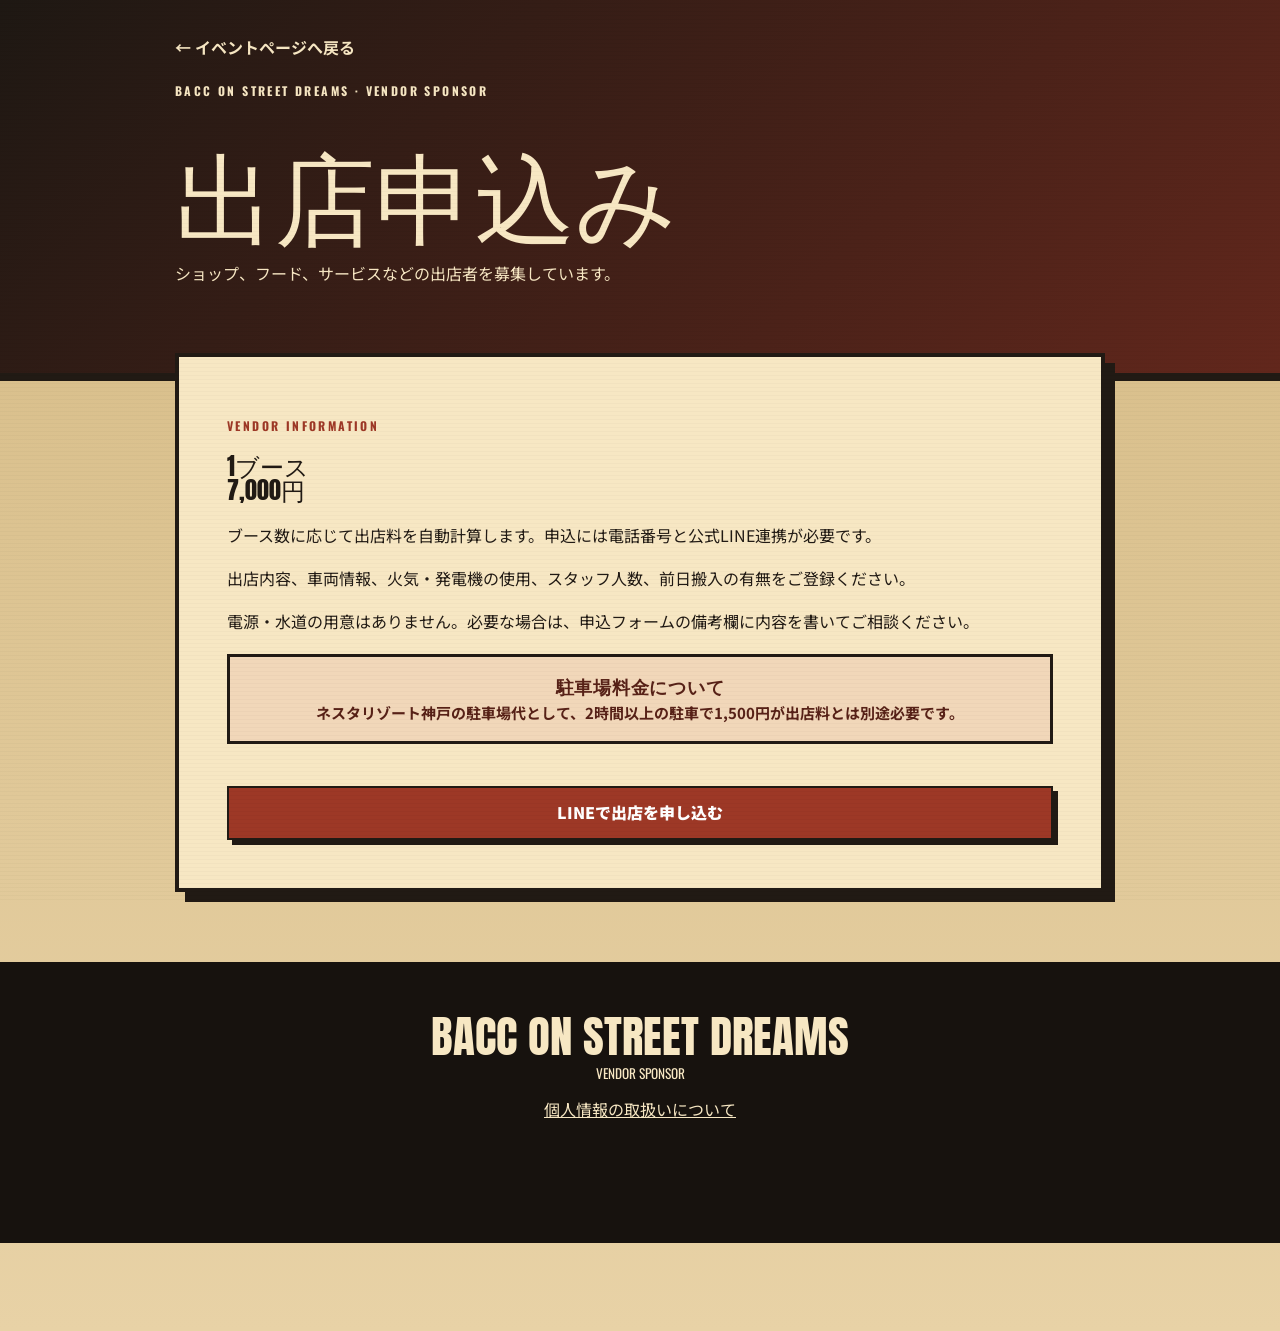
<file: vendor.html>
<!doctype html>
<html lang="ja">
<head>
  <meta charset="utf-8">
  <meta name="viewport" content="width=device-width,initial-scale=1,viewport-fit=cover">
  <meta name="theme-color" content="#211a14">
  <meta name="description" content="BACC ON STREET DREAMS 出店申込み">
  <title>出店申込み | BACC ON STREET DREAMS</title>
  <link rel="stylesheet" href="styles.css">
</head>
<body>
  <header class="entry-header">
    <a href="index.html">← イベントページへ戻る</a>
    <p class="eyebrow">BACC ON STREET DREAMS · VENDOR SPONSOR</p>
    <h1>出店申込み</h1>
    <p>ショップ、フード、サービスなどの出店者を募集しています。</p>
  </header>
  <main class="entry-main">
    <section class="entry-box">
      <p class="eyebrow dark">VENDOR INFORMATION</p>
      <h2>1ブース<br>7,000円</h2>
      <p>ブース数に応じて出店料を自動計算します。申込には電話番号と公式LINE連携が必要です。</p>
      <p>出店内容、車両情報、火気・発電機の使用、スタッフ人数、前日搬入の有無をご登録ください。</p>
      <p>電源・水道の用意はありません。必要な場合は、申込フォームの備考欄に内容を書いてご相談ください。</p>
      <p class="parking-notice compact"><strong>駐車場料金について</strong>ネスタリゾート神戸の駐車場代として、2時間以上の駐車で1,500円が出店料とは別途必要です。</p>
      <a id="vendor-liff-link" class="button primary wide" href="https://liff.line.me/2010807562-lnaRgdef/?mode=vendor#vendor">LINEで出店を申し込む</a>
    </section>
  </main>
  <footer><strong>BACC ON STREET DREAMS</strong><small>VENDOR SPONSOR</small><a class="footer-policy-link" href="privacy.html">個人情報の取扱いについて</a></footer>
  <script>
    document.getElementById('vendor-liff-link')?.addEventListener('click', () => {
      const expiresAt = String(Date.now() + 1800000);
      try { sessionStorage.setItem('bosd-pending-liff-mode', expiresAt); } catch (_) {}
      try { localStorage.setItem('bosd-pending-liff-mode', expiresAt); } catch (_) {}
      document.cookie = 'bosd_pending_liff_mode=vendor; Max-Age=1800; Path=/; SameSite=Lax; Secure';
    });
  </script>
</body>
</html>
</file>
<file: styles.css>
@import url('https://fonts.googleapis.com/css2?family=Anton&family=Noto+Sans+JP:wght@400;500;700;900&family=Oswald:wght@500;600;700&display=swap');

:root{--ink:#211a14;--paper:#e6cea0;--cream:#f7e7c3;--rust:#9d3826;--mustard:#d49a2c;--blue:#2d6373;--white:#fffaf0}
*{box-sizing:border-box}
html{scroll-behavior:smooth;scroll-padding-top:20px;overflow-x:hidden}
body{margin:0;background:linear-gradient(#d4b983,#e8d2a6);color:var(--ink);font-family:"Noto Sans JP",sans-serif;line-height:1.7;padding-bottom:88px;overflow-x:hidden}
body:before{content:"";position:fixed;inset:0;pointer-events:none;background:repeating-linear-gradient(0deg,rgba(0,0,0,.02) 0 1px,transparent 1px 4px);z-index:99}
a{color:inherit}
img{max-width:100%}
button,input,textarea{font:inherit}
.site-header{position:absolute;z-index:10;left:50%;transform:translateX(-50%);top:0;width:min(1180px,calc(100% - 32px));display:flex;align-items:center;justify-content:space-between;padding:22px 0;color:var(--cream)}
.brand{text-decoration:none;line-height:1;min-width:0}.brand small{display:block;font:600 11px "Oswald";letter-spacing:.16em}.brand strong{display:block;font:400 clamp(22px,3vw,29px) "Anton";letter-spacing:.03em}
.site-nav{display:flex;gap:24px}.site-nav a{text-decoration:none;font:600 13px "Oswald";min-height:44px;display:flex;align-items:center}
.menu-button{display:none;min-width:44px;min-height:44px;background:none;border:0;color:white;font-size:28px}
.top-event-visual{padding:105px max(0px,calc((100% - 1180px)/2)) 18px;background:#18130f}
.top-event-visual img{width:100%;height:auto;display:block;object-fit:contain;border:3px solid #211a14}
.hero{min-height:760px;padding:150px max(20px,calc((100% - 1180px)/2)) 70px;background:linear-gradient(90deg,rgba(20,16,12,.98),rgba(20,16,12,.7)),linear-gradient(135deg,#255b68,#8b3d28);color:var(--cream);display:grid;grid-template-columns:1.08fr .92fr;gap:30px;overflow:hidden}
.text-hero{grid-template-columns:1fr;min-height:auto}
.hero-copy{position:relative;z-index:3;min-width:0}
.eyebrow{font:700 12px "Oswald";letter-spacing:.2em}.eyebrow.dark{color:var(--rust)}
h1,h2{font-family:"Anton";font-weight:400;text-transform:uppercase;line-height:1}
.hero h1{font-size:clamp(62px,9.6vw,128px);margin:10px 0;letter-spacing:.015em}.hero h1 span{color:var(--mustard)}
.hero-tagline{margin:0 0 10px;font:700 clamp(21px,3vw,32px) "Oswald";letter-spacing:.08em;color:var(--mustard)}
.lead{font-weight:700}
.hero-buttons{display:flex;gap:12px;flex-wrap:wrap;margin-top:28px}
.button{display:inline-flex;align-items:center;justify-content:center;min-height:54px;padding:8px 22px;border:2px solid currentColor;text-decoration:none;font-weight:900;text-align:center}
.primary{background:var(--rust);color:white;border-color:var(--ink);box-shadow:5px 5px 0 var(--ink)}.ghost{color:var(--cream)}.outline{color:var(--ink)}
.button.is-disabled{opacity:.62;cursor:not-allowed}
.compact{min-height:44px;padding:5px 16px;font-size:13px}
.hero-art{position:relative}.stamp{position:absolute;right:20px;top:40px;width:130px;height:130px;border-radius:50%;border:7px double var(--cream);display:grid;place-content:center;text-align:center;background:rgba(120,40,25,.75);font:700 20px "Oswald";transform:rotate(8deg)}.stamp strong{font-size:32px}
.hero-photo{min-height:540px;display:flex;align-items:flex-end;justify-content:center;isolation:isolate}
.hero-photo::before{content:"";position:absolute;inset:4% -6% 0;background:radial-gradient(ellipse at center,rgba(244,221,177,.22),transparent 68%);z-index:-1}
.hero-photo img{position:relative;z-index:2;width:min(760px,115%);max-width:none;object-fit:contain;object-position:center bottom;mix-blend-mode:multiply;filter:contrast(1.05) saturate(.9) drop-shadow(14px 20px 0 rgba(0,0,0,.24));-webkit-mask-image:linear-gradient(to bottom,transparent 0%,#000 10%,#000 90%,transparent 100%);mask-image:linear-gradient(to bottom,transparent 0%,#000 10%,#000 90%,transparent 100%)}
.poster-hero .hero-photo img{width:100%;max-width:700px;mix-blend-mode:normal;filter:contrast(1.03) saturate(.9);-webkit-mask-image:none;mask-image:none;border:4px solid var(--cream);box-shadow:12px 14px 0 rgba(0,0,0,.3)}
.poster-hero .hero-photo::before{display:none}
.hero-photo .stamp{z-index:4}
.event-strip{display:grid;grid-template-columns:repeat(4,1fr);background:#18130f;color:var(--cream)}
.event-strip div{padding:22px;border-right:1px solid rgba(255,255,255,.15);min-width:0}
small{display:block}.event-strip small,.mini-info small{font:700 10px "Oswald";letter-spacing:.18em}.event-strip strong,.mini-info strong{font:600 18px "Oswald"}
.parking-notice{margin:0;padding:16px 20px;background:#f1d7b9;color:#572117;border-top:3px solid var(--ink);border-bottom:3px solid var(--ink);text-align:center;font-size:16px;font-weight:700;line-height:1.7}
.parking-notice strong{display:block;font:700 18px "Oswald",sans-serif;letter-spacing:.04em}
.parking-notice.compact{margin:18px 0;border:3px solid var(--ink);font-size:15px}
.top-actions{display:grid;grid-template-columns:repeat(3,minmax(0,1fr));gap:14px;padding:22px max(20px,calc((100% - 1100px)/2)) 28px;background:#18130f;color:var(--cream)}
.section{padding:90px max(20px,calc((100% - 1100px)/2));display:grid;grid-template-columns:75px minmax(0,1fr);gap:22px}
.paper{background:rgba(247,231,195,.5)}.dark-section{background:#241c16;color:var(--cream)}.entry-section{background:var(--rust)}
.num{margin:0;font:400 68px "Anton";color:var(--rust)}.yellow{color:var(--mustard)}
.section h2,.sponsor-section h2{font-size:clamp(42px,7vw,74px);margin:0 0 35px}
.cols{display:grid;grid-template-columns:1.15fr .85fr;gap:55px}.big{font-size:clamp(22px,3vw,34px);font-weight:900}
.cards{display:grid;grid-template-columns:repeat(4,minmax(0,1fr));gap:15px}
.cards article{border:2px solid rgba(255,255,255,.25);padding:24px;min-height:250px;min-width:0}.cards b{font:400 42px "Anton";color:var(--mustard)}.cards h3{font:700 23px "Oswald";line-height:1.2;overflow-wrap:anywhere}
.entry-box{grid-column:1/-1;background:var(--cream);border:4px solid var(--ink);box-shadow:10px 10px 0 var(--ink);padding:48px}
.wide{width:100%;margin-top:24px}
.access-card{display:flex;justify-content:space-between;align-items:end;gap:20px;border:3px solid var(--ink);background:var(--cream);padding:30px;box-shadow:7px 7px 0 rgba(0,0,0,.2)}
.access-card h3{font:700 36px "Oswald";margin:5px 0}
footer{background:#17120e;color:var(--cream);padding:50px 20px 120px;text-align:center}
footer strong{display:block;font:400 clamp(32px,7vw,45px) "Anton";line-height:1.1}footer small{font-family:"Oswald"}
.fixed-entry{position:fixed;z-index:120;left:0;right:0;bottom:0;min-height:78px;padding-bottom:env(safe-area-inset-bottom);background:var(--rust);color:white;border-top:5px solid var(--ink);display:flex;align-items:center;justify-content:center;gap:50px;text-decoration:none}.fixed-entry small{font-size:11px}.fixed-entry b{font-size:19px}

/* Entry form */
.entry-page{padding-bottom:0}
.entry-header{background:linear-gradient(135deg,#1e1813,#62271c);color:var(--cream);padding:26px max(20px,calc((100% - 930px)/2)) 70px;border-bottom:8px solid var(--ink)}
.entry-header a{text-decoration:none;font-weight:700;display:inline-flex;align-items:center;min-height:44px}.entry-header h1{font-size:clamp(55px,9vw,100px);margin:45px 0 8px}
.entry-main{width:min(930px,calc(100% - 24px));margin:-28px auto 70px}
.mini-info{display:grid;grid-template-columns:1fr 1fr;gap:18px;background:var(--cream);border:3px solid var(--ink);padding:25px;box-shadow:7px 7px 0 rgba(0,0,0,.2);margin-bottom:26px}
fieldset{border:3px solid var(--ink);background:rgba(247,231,195,.86);padding:28px;margin:0 0 22px;box-shadow:6px 6px 0 rgba(0,0,0,.2)}
legend{background:var(--rust);color:white;border:2px solid var(--ink);padding:4px 12px;font:700 21px "Oswald"}
.choice-grid,.form-grid{display:grid;grid-template-columns:1fr 1fr;gap:18px}
.choice-card{position:relative;border:3px solid var(--ink);padding:22px;background:var(--cream);cursor:pointer}
.choice-card input{position:absolute;opacity:0}.choice-card:has(input:checked){background:var(--rust);color:white;box-shadow:5px 5px 0 var(--ink)}.choice-card b{display:block;font:700 28px "Oswald"}
label>span{display:block;font-weight:900;margin-bottom:7px}
em{font-style:normal;font-size:11px;background:var(--rust);color:white;padding:3px 6px}
input,textarea{width:100%;min-height:48px;border:2px solid var(--ink);background:var(--white);padding:13px;border-radius:0;font-size:16px;color:var(--ink)}
textarea{resize:vertical}
select{font-size:16px}
.full{display:block;margin-top:20px}
.upload{display:block;margin-top:22px;padding:22px;border:3px dashed var(--ink);background:#dfc38a;cursor:pointer}
.upload input{position:absolute;width:1px;height:1px;opacity:0}.upload b{display:inline-block;background:var(--ink);color:white;padding:10px 14px;min-height:44px}.upload small{margin-top:9px}
.preview{margin-top:16px;border:3px solid var(--ink);background:white;padding:8px}.preview img{display:block;width:100%;max-height:420px;object-fit:cover}
.agreement{display:flex;gap:10px;padding:18px;background:#d6b77c;border:2px solid var(--ink);margin-top:20px;cursor:pointer}.agreement input{width:22px;height:22px;min-height:22px;flex:0 0 auto}.agreement span{margin:0}.agreement a{color:inherit;text-decoration:underline;text-decoration-thickness:2px;text-underline-offset:3px}
.agreement input:disabled{cursor:not-allowed;opacity:.45}.agreement a.is-confirmed{color:#28653c}.document-confirm-status{display:block;margin-top:8px;font-weight:900;color:#7a281b}.documents-confirmed .document-confirm-status{color:#28653c}.documents-confirmed{background:#c8dcae}
.privacy-page{padding-bottom:calc(78px + env(safe-area-inset-bottom))}.document-close-bar{position:fixed;z-index:1000;right:0;bottom:0;left:0;padding:10px max(12px,env(safe-area-inset-right)) calc(10px + env(safe-area-inset-bottom)) max(12px,env(safe-area-inset-left));border-top:3px solid var(--ink);background:rgba(33,26,20,.97);box-shadow:0 -5px 16px rgba(0,0,0,.28)}.document-close-bar button{display:block;width:min(100%,720px);min-height:54px;margin:0 auto;border:2px solid var(--cream);background:var(--rust);color:#fff;font:900 18px inherit;letter-spacing:.08em;cursor:pointer}
.privacy-main{width:min(100% - 28px,960px);margin:0 auto;padding:32px 0 70px}.privacy-document{padding:clamp(22px,5vw,48px);border:3px solid var(--ink);background:var(--cream);box-shadow:8px 8px 0 rgba(33,26,20,.24);font-size:16px;line-height:1.85;overflow-wrap:anywhere}.privacy-document>p:first-child{margin-top:0;font-weight:700}.privacy-document section{margin-top:38px;padding-top:26px;border-top:2px solid rgba(33,26,20,.32)}.privacy-document h2{margin:0 0 16px;color:var(--rust);font-size:clamp(22px,4vw,30px);line-height:1.35}.privacy-document ul,.privacy-document ol{padding-left:1.5em}.privacy-document li+li{margin-top:7px}.privacy-document dl{margin:0}.privacy-document dt{margin-top:15px;font-weight:900}.privacy-document dd{margin:3px 0 0}.privacy-enacted{margin-top:42px;text-align:right;font-weight:900}.footer-policy-link{display:block;margin-top:12px;color:inherit;text-decoration:underline}@media(max-width:600px){.privacy-header h1{font-size:clamp(38px,13vw,62px)}.privacy-main{width:min(100% - 18px,960px);padding-top:18px}.privacy-document{padding:22px 18px;box-shadow:5px 5px 0 rgba(33,26,20,.24)}}
.submit-button{width:100%;min-height:80px;border:4px solid var(--ink);background:var(--rust);color:white;box-shadow:8px 8px 0 var(--ink);font-weight:900;font-size:20px;cursor:pointer}.submit-button small{font:600 11px "Oswald";letter-spacing:.2em}.submit-button:disabled{opacity:.65;cursor:wait}
.note{text-align:center;font-size:12px}.success{text-align:center;background:var(--cream);border:4px solid var(--ink);padding:45px;box-shadow:8px 8px 0 var(--ink)}.success h2{font-size:55px}
.line-delivery-status{margin:18px auto;padding:12px;border:2px solid #28653c;background:#d9ead3;color:#174624;font-weight:900}.line-delivery-status.is-warning{border-color:#7a281b;background:#f2c8b7;color:#671c10}
.form-status{display:none;margin:20px 0 0;padding:15px;border:2px solid var(--ink);font-weight:700}.form-status:not(:empty){display:block}.form-status.error{background:#f2c8b7;color:#671c10}.form-status.info{background:#f2dfa9}
.turnstile-slot:not(:empty){margin:20px 0;min-height:65px}.turnstile-slot.load-error{padding:12px;border:2px solid var(--ink);background:#f2c8b7;color:#671c10;font-weight:700}
.liff-gate{background:var(--cream);border:4px solid var(--ink);padding:38px;box-shadow:8px 8px 0 rgba(0,0,0,.2);text-align:center}
.liff-gate h2{font-size:clamp(34px,7vw,58px);margin:8px 0 18px}.liff-gate.has-error{background:#f2c8b7;color:#671c10}

/* Sponsor page */
.sponsor-page{padding-bottom:0}
.sponsor-nav{position:absolute}
.sponsor-hero{min-height:720px;padding:155px max(20px,calc((100% - 1100px)/2)) 90px;background:linear-gradient(115deg,rgba(28,21,16,.98),rgba(44,26,18,.86)),linear-gradient(135deg,var(--blue),var(--rust));color:var(--cream);display:grid;grid-template-columns:1.1fr .9fr;align-items:center;gap:60px;overflow:hidden}
.sponsor-hero h1{font-size:clamp(64px,10vw,120px);margin:12px 0 30px}.sponsor-hero h1 span{color:var(--mustard)}
.sponsor-lead{font-size:clamp(19px,2.3vw,27px);font-weight:900;line-height:1.65}.sponsor-hero .button{margin-top:25px}
.sponsor-poster{aspect-ratio:4/5;max-width:430px;width:100%;justify-self:end;border:5px solid var(--cream);outline:2px solid var(--mustard);outline-offset:10px;background:radial-gradient(circle at 50% 20%,rgba(212,154,44,.5),transparent 32%),repeating-linear-gradient(-15deg,transparent 0 20px,rgba(0,0,0,.14) 20px 21px),var(--rust);padding:45px 30px;display:flex;flex-direction:column;justify-content:center;text-align:center;transform:rotate(2deg);box-shadow:18px 20px 0 rgba(0,0,0,.3)}
.sponsor-poster span{font:700 30px "Oswald";letter-spacing:.18em}.sponsor-poster strong{font:400 clamp(52px,7vw,82px) "Anton";line-height:.92;color:var(--mustard);margin:15px 0}.sponsor-poster small{font:700 12px "Oswald";letter-spacing:.15em}
.sponsor-section{padding:90px max(20px,calc((100% - 1100px)/2))}
.section-heading{display:grid;grid-template-columns:75px minmax(0,1fr);gap:22px;margin-bottom:42px}.section-heading h2{margin-bottom:12px}.section-heading.centered{display:flex;justify-content:center;text-align:center}
.event-details{margin:0;border:4px solid var(--ink);box-shadow:9px 9px 0 rgba(0,0,0,.2);background:var(--cream)}
.event-details div{display:grid;grid-template-columns:180px minmax(0,1fr);border-bottom:2px solid var(--ink)}.event-details div:last-child{border-bottom:0}.event-details dt,.event-details dd{margin:0;padding:18px 24px}.event-details dt{font-weight:900;background:rgba(157,56,38,.14);border-right:2px solid var(--ink)}.event-details dd{font-weight:700}.event-details dd span{display:inline-block;margin:0 18px 3px 0;font-family:"Oswald"}
.benefit-grid{display:grid;grid-template-columns:repeat(2,minmax(0,1fr));gap:18px}.benefit-grid article{border:2px solid rgba(255,255,255,.3);padding:28px;background:rgba(0,0,0,.12)}.benefit-grid b{font:400 44px "Anton";color:var(--mustard)}.benefit-grid h3{font-size:22px;margin:6px 0}
.sponsor-menu-grid{display:grid;grid-template-columns:repeat(5,minmax(0,1fr));gap:13px}.sponsor-menu-grid article{border:3px solid var(--ink);background:var(--cream);padding:22px 15px;text-align:center;box-shadow:5px 5px 0 rgba(0,0,0,.2)}.sponsor-menu-grid article>span{font-size:28px;color:var(--rust)}.sponsor-menu-grid h3{margin:8px 0;font-size:18px}.sponsor-menu-grid p{font-size:12px;margin:0}
.rust-section{background:var(--rust);color:var(--cream)}.cream-num{color:var(--cream)}
.industry-grid{list-style:none;margin:0;padding:0;display:grid;grid-template-columns:repeat(4,minmax(0,1fr));gap:13px}.industry-grid li{min-height:120px;border:2px solid var(--cream);padding:18px;display:flex;flex-direction:column;align-items:center;justify-content:center;text-align:center;font-weight:900;background:rgba(0,0,0,.1)}.industry-grid span{font-size:28px;margin-bottom:8px}.industry-grid .wide-item{grid-column:span 4;min-height:90px}
.sponsors-section{background:rgba(247,231,195,.65)}
.sponsor-logo-grid{display:grid;grid-template-columns:repeat(auto-fit,minmax(160px,1fr));gap:18px}.sponsor-logo-grid a,.sponsor-placeholder{min-height:140px;border:3px solid var(--ink);background:var(--cream);display:flex;align-items:center;justify-content:center;padding:20px}.sponsor-logo-grid img{display:block;width:100%;height:100px;object-fit:contain}.sponsor-placeholder{grid-column:1/-1;margin:0;text-align:center;font-weight:900;color:var(--rust);border-style:dashed}
.contact-section{background:#211a14;color:var(--cream)}
.sponsor-form{max-width:900px;margin:0 auto}.sponsor-form fieldset{color:var(--ink)}.sponsor-choices{margin-top:22px}.sponsor-choices legend small{display:inline;font-size:11px}
.checkbox-grid{display:grid;grid-template-columns:repeat(5,minmax(0,1fr));gap:10px}.checkbox-grid label{border:2px solid var(--ink);background:var(--cream);padding:13px 8px;display:flex;align-items:center;gap:8px;cursor:pointer}.checkbox-grid input{width:20px;height:20px;min-height:20px;flex:0 0 auto}.checkbox-grid span{margin:0;font-size:14px}
.sponsor-agreement{color:var(--ink)}.contact-section .form-status.error{color:#671c10}
.sponsor-story{display:grid;grid-template-columns:1.1fr .9fr;gap:46px;align-items:start}
.sponsor-cta{text-align:center}.sponsor-cta h2{margin-bottom:20px}.sponsor-cta .small-copy{max-width:680px;margin:24px auto 0}
.sponsor-application{min-height:100vh;background:linear-gradient(#d4b983,#e8d2a6)}
.sponsor-entry-header{padding-top:95px}.sponsor-entry-main{margin-top:-28px}
.amount-grid{display:grid;grid-template-columns:repeat(5,minmax(0,1fr));gap:10px}
.amount-grid label{position:relative;border:2px solid var(--ink);background:var(--cream);padding:14px 8px;cursor:pointer;text-align:center}
.amount-grid input{position:absolute;opacity:0;width:1px;height:1px;min-height:1px}
.amount-grid label:has(input:checked){background:var(--rust);color:white;box-shadow:4px 4px 0 var(--ink)}
.amount-grid span{margin:0;font-size:14px}
.other-amount{margin-top:20px;padding:18px;border:2px dashed var(--ink);background:#dfc38a}
.other-amount>div{display:grid;grid-template-columns:1fr auto;gap:10px;align-items:center}.other-amount>div>span{font-weight:900}

@media(max-width:850px){
  .site-nav{display:none;position:absolute;top:75px;right:0;background:#1a1511;flex-direction:column;padding:15px;min-width:210px;border:2px solid rgba(255,255,255,.2)}
  .site-nav.open{display:flex}.menu-button{display:block}.hero{grid-template-columns:1fr;min-height:980px}
  .event-strip{grid-template-columns:1fr 1fr}.cols{grid-template-columns:1fr}.cards{grid-template-columns:1fr 1fr}
  .sponsor-hero{grid-template-columns:1fr}.sponsor-poster{display:none}.sponsor-menu-grid{grid-template-columns:repeat(3,minmax(0,1fr))}
  .industry-grid{grid-template-columns:repeat(3,minmax(0,1fr))}.industry-grid .wide-item{grid-column:span 3}
  .checkbox-grid{grid-template-columns:repeat(3,minmax(0,1fr))}
  .amount-grid{grid-template-columns:repeat(3,minmax(0,1fr))}
  .sponsor-story{grid-template-columns:1fr}
}

@media(max-width:600px){
  .brand small{font-size:9px}.brand strong{font-size:22px}
  .top-event-visual{padding:90px 0 0}
  .hero{padding-top:135px;min-height:840px}.hero h1{font-size:clamp(56px,18vw,76px)}.hero-tagline{font-size:21px}
  .hero-buttons{display:grid;grid-template-columns:1fr 1fr}.hero-buttons .button:first-child{grid-column:1/-1}
  .hero-art{min-height:280px;margin-top:-10px}.hero-photo img{width:125%;max-width:none}.poster-hero .hero-photo img{width:100%;max-width:100%;object-fit:contain}.hero-photo .stamp{width:100px;height:100px;font-size:15px;right:5px;top:10px}.hero-photo .stamp strong{font-size:24px}
  .event-strip div{padding:16px 12px}.event-strip strong{font-size:15px}
  .top-actions{grid-template-columns:1fr 1fr;padding:18px 14px 24px}
  .top-actions .button:first-child{grid-column:1/-1}
  .section{grid-template-columns:42px minmax(0,1fr);gap:10px;padding:65px 14px}.num{font-size:44px}.section h2,.sponsor-section h2{font-size:clamp(37px,11vw,52px)}
  .cards{grid-template-columns:repeat(2,minmax(0,1fr));gap:8px}.cards article{padding:14px 10px;min-height:220px}.cards b{font-size:31px}.cards h3{font-size:17px}.cards p{font-size:13px;line-height:1.65}
  .access-card{flex-direction:column;align-items:stretch}.choice-grid,.form-grid,.mini-info{grid-template-columns:1fr}.entry-box{padding:30px 20px}.fixed-entry{justify-content:space-between;padding:0 16px;gap:10px}.fixed-entry b{font-size:16px}
  fieldset{padding:20px 15px}legend{font-size:18px}.success{padding:35px 18px}.success h2{font-size:42px}
  .sponsor-nav .compact{padding:5px 10px;font-size:11px}.sponsor-hero{min-height:auto;padding:145px 18px 75px}.sponsor-hero h1{font-size:clamp(58px,18vw,78px)}
  .sponsor-section{padding:65px 14px}.section-heading{grid-template-columns:42px minmax(0,1fr);gap:10px;margin-bottom:30px}
  .contact-section .section-heading h2{font-size:clamp(32px,9vw,42px)}
  .event-details div{grid-template-columns:105px minmax(0,1fr)}.event-details dt,.event-details dd{padding:14px 11px;font-size:14px}.event-details dd span{margin-right:8px}
  .benefit-grid{grid-template-columns:1fr}.benefit-grid article{padding:22px}
  .sponsor-menu-grid{grid-template-columns:repeat(2,minmax(0,1fr));gap:9px}.sponsor-menu-grid article{padding:18px 8px}.sponsor-menu-grid h3{font-size:16px}
  .industry-grid{grid-template-columns:repeat(2,minmax(0,1fr));gap:8px}.industry-grid li{min-height:110px;padding:12px 7px;font-size:13px}.industry-grid .wide-item{grid-column:span 2}
  .checkbox-grid{grid-template-columns:repeat(2,minmax(0,1fr))}.checkbox-grid label:last-child{grid-column:1/-1}
  .amount-grid{grid-template-columns:repeat(2,minmax(0,1fr))}.amount-grid label:last-child{grid-column:1/-1}
  .liff-gate{padding:28px 16px}
}
</file>
<file: motor-event-reservation/styles.css>
:root{--bg:#080808;--panel:#111;--text:#f7f7f7;--muted:#a3a3a3;--line:#292929;--accent:#ff3b1f;--paper:#f3f0ea;--ink:#111}
*{box-sizing:border-box}html{scroll-behavior:smooth}body{margin:0;background:var(--bg);color:var(--text);font-family:'Noto Sans JP',sans-serif}a{text-decoration:none;color:inherit}button,input,select,textarea{font:inherit}.site-header{position:fixed;z-index:50;top:0;left:0;right:0;height:72px;display:flex;align-items:center;justify-content:space-between;padding:0 5vw;background:linear-gradient(to bottom,rgba(0,0,0,.88),transparent)}.brand{display:flex;align-items:center;gap:12px}.brand-mark{display:grid;place-items:center;width:42px;height:42px;border:2px solid var(--accent);font-family:Anton;font-size:22px}.brand-copy{font-family:Anton;letter-spacing:1.5px}.header-entry{padding:12px 20px;background:var(--accent);font-weight:900}.hero{min-height:790px;position:relative;display:flex;align-items:center;padding:130px 7vw 120px;background:linear-gradient(135deg,#050505 15%,#1b1b1b 100%);overflow:hidden}.hero:before,.hero:after{content:"";position:absolute;border-radius:50%;filter:blur(5px)}.hero:before{width:620px;height:620px;right:-120px;top:80px;border:90px solid #171717;box-shadow:0 0 0 2px #333 inset}.hero:after{width:380px;height:380px;right:80px;bottom:-120px;border:55px solid #0f0f0f}.hero-overlay{position:absolute;inset:0;background:repeating-linear-gradient(115deg,transparent 0 42px,rgba(255,255,255,.018) 43px 44px)}.hero-content{position:relative;z-index:2;max-width:800px}.eyebrow{margin:0 0 14px;color:var(--accent);font-weight:900;letter-spacing:3px;font-size:.78rem}.hero h1,.section-heading h2,.entry-copy h2,.modal h2,.admin-head h2{font-family:Anton,'Noto Sans JP',sans-serif;font-weight:400;line-height:.95}.hero h1{font-size:clamp(4rem,10vw,8.5rem);margin:0;letter-spacing:1px}.hero h1 span{color:var(--accent)}.hero-text{max-width:600px;font-size:1.05rem;line-height:1.9;color:#c6c6c6}.hero-actions{display:flex;gap:12px;flex-wrap:wrap;margin-top:34px}.btn{display:inline-flex;justify-content:center;align-items:center;padding:16px 24px;font-weight:900;border:1px solid transparent;cursor:pointer}.btn-primary{background:var(--accent);color:white}.btn-ghost{border-color:#555;background:rgba(0,0,0,.2)}.hero-meta{position:absolute;z-index:2;left:7vw;bottom:35px;display:flex;gap:50px}.hero-meta div{display:grid;gap:4px}.hero-meta span{color:#777;font-size:.7rem;letter-spacing:2px}.hero-meta strong{font-size:.9rem}.section{padding:100px 7vw}.intro{background:var(--paper);color:var(--ink)}.section-heading{display:flex;justify-content:space-between;gap:40px;align-items:flex-end;margin-bottom:55px}.section-heading h2{font-size:clamp(2.8rem,6vw,5.5rem);margin:0;max-width:900px}.section-heading.compact{align-items:center}.section-heading.compact h2{font-size:clamp(2.5rem,5vw,4rem)}.intro-grid{display:grid;grid-template-columns:repeat(3,1fr);gap:18px}.info-card{padding:32px;border:1px solid #d3cfc6;min-height:260px}.info-card>span{color:var(--accent);font-family:Anton;font-size:2rem}.info-card h3{font-size:1.45rem;margin:50px 0 12px}.info-card p{line-height:1.9;color:#555}.categories{background:#0c0c0c}.category-list{display:grid;grid-template-columns:repeat(3,1fr);border-top:1px solid var(--line);border-left:1px solid var(--line)}.category-list div{font-family:Anton;font-size:clamp(2rem,5vw,4.5rem);padding:45px 28px;border-right:1px solid var(--line);border-bottom:1px solid var(--line);transition:.2s}.category-list div:hover{background:var(--accent)}.schedule{background:#141414}.timeline{border-top:1px solid #444}.timeline div{display:grid;grid-template-columns:180px 1fr;padding:28px 0;border-bottom:1px solid #333}.timeline strong{font-family:Anton;font-size:2rem;color:var(--accent)}.timeline span{align-self:center;font-weight:700}.entry-section{background:var(--paper);color:var(--ink);padding:100px 7vw}.entry-wrap{display:grid;grid-template-columns:.75fr 1.25fr;gap:70px;align-items:start}.entry-copy{position:sticky;top:110px}.entry-copy h2{font-size:clamp(3rem,6vw,5.5rem);margin:0 0 24px}.entry-copy p,.entry-copy li{line-height:1.9;color:#555}.entry-form{background:white;padding:36px;box-shadow:0 18px 60px rgba(0,0,0,.1)}.form-grid{display:grid;grid-template-columns:1fr 1fr;gap:20px}.form-grid label{display:grid;gap:8px;font-weight:700}.form-grid label>span:first-of-type{display:inline-block;color:var(--accent);font-size:.7rem;margin-left:8px}.form-grid input,.form-grid select,.form-grid textarea{width:100%;border:1px solid #d9d5ce;background:#faf9f6;padding:14px;border-radius:0}.form-grid input:focus,.form-grid select:focus,.form-grid textarea:focus{outline:2px solid var(--accent);border-color:transparent}.full{grid-column:1/-1}.file-label input{padding:18px}.file-note{font-size:.8rem!important;color:#777!important;margin-left:0!important;font-weight:400}#photoPreview{margin-top:10px;max-width:100%;max-height:340px;object-fit:cover;border:1px solid #ddd}.agree{display:flex;align-items:flex-start;gap:10px;margin:24px 0;font-size:.9rem}.agree input{margin-top:4px}.submit-btn{width:100%;border:0;background:var(--accent);color:white;padding:18px;font-weight:900;cursor:pointer}.form-note{text-align:center;color:#888;font-size:.8rem}footer{display:flex;justify-content:space-between;align-items:center;padding:32px 7vw;border-top:1px solid var(--line)}footer p{font-family:Anton;letter-spacing:2px}footer button{background:none;color:#777;border:0;cursor:pointer}.modal{position:fixed;z-index:100;inset:0;display:none;place-items:center;background:rgba(0,0,0,.82);padding:20px}.modal.is-open{display:grid}.modal-card{max-width:500px;width:100%;background:#111;padding:42px;text-align:center;border:1px solid #333}.modal-card h2{font-size:3rem;margin:10px 0 20px}.modal-card>strong{display:block;font-family:Anton;font-size:2.8rem;color:var(--accent);letter-spacing:3px}.modal-copy{color:#aaa;line-height:1.8}.admin-modal{place-items:stretch}.admin-panel{background:#0d0d0d;padding:32px;overflow:auto}.admin-head{display:flex;justify-content:space-between;align-items:center;border-bottom:1px solid #333;padding-bottom:20px}.admin-head h2{font-size:3rem;margin:0}.admin-head button{border:1px solid #555;background:none;color:white;padding:10px 16px}.admin-summary{display:flex;justify-content:space-between;align-items:center;background:#161616;padding:18px 22px;margin:25px 0}.admin-summary strong{font-family:Anton;color:var(--accent);font-size:2.5rem}.admin-list{display:grid;gap:14px}.admin-item{display:grid;grid-template-columns:100px 1fr auto;gap:18px;align-items:center;background:#151515;border:1px solid #2a2a2a;padding:16px}.admin-item img{width:100px;height:75px;object-fit:cover;background:#222}.admin-item h3{margin:0 0 7px}.admin-item p{margin:3px 0;color:#aaa;font-size:.85rem}.admin-item select{background:#222;color:#fff;border:1px solid #444;padding:10px}.empty{text-align:center;color:#777;padding:60px 10px}
@media(max-width:900px){.hero{min-height:720px}.hero-meta{gap:20px;flex-wrap:wrap}.intro-grid,.entry-wrap{grid-template-columns:1fr}.entry-copy{position:static}.category-list{grid-template-columns:repeat(2,1fr)}}
@media(max-width:620px){.site-header{height:62px;padding:0 18px}.brand-copy{display:none}.header-entry{padding:10px 14px}.hero{padding:110px 20px 145px}.hero h1{font-size:4rem}.hero-meta{left:20px;right:20px;bottom:25px;display:grid;grid-template-columns:1fr 1fr}.hero-meta div:last-child{grid-column:1/-1}.section,.entry-section{padding:72px 20px}.section-heading{display:block}.intro-grid{grid-template-columns:1fr}.category-list{grid-template-columns:1fr 1fr}.category-list div{padding:28px 16px}.timeline div{grid-template-columns:110px 1fr}.entry-form{padding:22px 16px}.form-grid{grid-template-columns:1fr}.full{grid-column:auto}.admin-item{grid-template-columns:70px 1fr}.admin-item img{width:70px;height:70px}.admin-item select{grid-column:1/-1}.modal-card{padding:30px 20px}}
</file>
<file: participant.css>
@import url('https://fonts.googleapis.com/css2?family=Anton&family=Noto+Sans+JP:wght@400;500;700;900&family=Oswald:wght@500;600;700&display=swap');

:root {
  --ink:#211a14;
  --paper:#e6cea0;
  --cream:#f7e7c3;
  --rust:#9d3826;
  --mustard:#d49a2c;
  --white:#fffaf0;
}
* { box-sizing:border-box; }
html { overflow-x:hidden; }
body {
  margin:0;
  background:linear-gradient(#d4b983,#e8d2a6);
  color:var(--ink);
  font-family:"Noto Sans JP",sans-serif;
  line-height:1.7;
  overflow-x:hidden;
}
body::before {
  content:"";
  position:fixed;
  inset:0;
  pointer-events:none;
  background:repeating-linear-gradient(0deg,rgba(0,0,0,.025) 0 1px,transparent 1px 4px);
  z-index:99;
}
.participant-header {
  padding:48px max(20px,calc((100% - 930px)/2)) 76px;
  color:var(--cream);
  background:linear-gradient(135deg,#17120e 30%,#62271c);
  border-bottom:8px solid var(--ink);
}
.kicker {
  margin:0;
  font:700 12px "Oswald";
  letter-spacing:.18em;
}
.kicker.ink { color:var(--rust); }
h1,h2 { font-family:"Anton",sans-serif; font-weight:400; line-height:1; }
h1 {
  margin:24px 0 12px;
  font-size:clamp(58px,11vw,104px);
  letter-spacing:.015em;
}
h1 span { color:var(--mustard); }
h2 { font-size:clamp(34px,7vw,56px); margin:12px 0 18px; }
main {
  width:min(930px,calc(100% - 24px));
  margin:-28px auto 70px;
  position:relative;
}
.panel, fieldset {
  background:rgba(247,231,195,.94);
  border:3px solid var(--ink);
  box-shadow:7px 7px 0 rgba(0,0,0,.22);
}
.status-panel { padding:34px; min-height:220px; }
.error-panel { border-color:var(--rust); }
.entry-summary {
  display:grid;
  grid-template-columns:repeat(4,1fr);
  margin-bottom:24px;
}
.entry-summary div { padding:22px; border-right:2px solid var(--ink); }
.entry-summary div:last-child { border-right:0; }
.entry-summary small { display:block; font:700 10px "Oswald"; letter-spacing:.15em; }
.entry-summary strong { display:block; overflow-wrap:anywhere; }
fieldset { padding:28px; margin:0 0 22px; }
legend {
  background:var(--rust);
  color:#fff;
  border:2px solid var(--ink);
  padding:5px 13px;
  font:700 20px "Oswald";
}
.grid { display:grid; grid-template-columns:1fr 1fr; gap:18px; }
label { display:block; margin:0 0 18px; }
label > span { display:block; font-weight:900; margin-bottom:7px; }
em {
  font-style:normal;
  font-size:11px;
  background:var(--rust);
  color:#fff;
  padding:3px 6px;
}
input,textarea,select {
  width:100%;
  min-height:50px;
  border:2px solid var(--ink);
  border-radius:0;
  background:var(--white);
  color:var(--ink);
  padding:13px;
  font:inherit;
  font-size:16px;
}
textarea { resize:vertical; }
.help,.notice { font-size:13px; }
.photo-grid { display:grid; grid-template-columns:repeat(3,1fr); gap:16px; }
.photo-picker {
  position:relative;
  min-height:190px;
  margin:0;
  padding:16px;
  border:3px dashed var(--ink);
  background:#dfc38a;
  cursor:pointer;
}
.photo-picker input {
  position:absolute;
  width:1px;
  height:1px;
  opacity:0;
  overflow:hidden;
}
.photo-picker b {
  display:block;
  padding:10px;
  background:var(--ink);
  color:#fff;
  text-align:center;
}
.photo-picker img {
  width:100%;
  height:180px;
  margin-top:12px;
  object-fit:cover;
  border:2px solid var(--ink);
  background:#fff;
}
.save-button {
  width:100%;
  min-height:74px;
  border:3px solid var(--ink);
  border-radius:0;
  background:var(--rust);
  color:#fff;
  box-shadow:7px 7px 0 var(--ink);
  font:900 19px "Noto Sans JP";
  cursor:pointer;
}
.save-button small {
  display:block;
  font:700 11px "Oswald";
  letter-spacing:.15em;
}
.save-button:disabled { opacity:.55; cursor:wait; }
.form-status {
  min-height:28px;
  margin:22px 0 8px;
  padding:12px;
  font-weight:700;
}
.form-status:empty { padding:0; }
.form-status.success { background:#d9e8d0; border:2px solid #35522e; }
.form-status.error { background:#f4d2c8; border:2px solid var(--rust); }
.notice { text-align:center; }
[hidden] { display:none !important; }

@media (max-width:720px) {
  .participant-header { padding-top:30px; padding-bottom:58px; }
  main { margin-top:-20px; }
  .entry-summary { grid-template-columns:1fr 1fr; }
  .entry-summary div { border-bottom:2px solid var(--ink); }
  .entry-summary div:nth-child(2) { border-right:0; }
  .entry-summary div:nth-child(n+3) { border-bottom:0; }
  .grid,.photo-grid { grid-template-columns:1fr; }
  fieldset { padding:21px 16px; }
  .photo-picker { min-height:150px; }
}
</file>
<file: vehicle.css>
:root {
  --ink: #201913;
  --paper: #ead39b;
  --cream: #f5e7bd;
  --rust: #a93422;
  --dark-red: #5d1f17;
}

* { box-sizing: border-box; }

html { overflow-x: hidden; }

body {
  margin: 0;
  min-width: 0;
  overflow-x: hidden;
  color: var(--ink);
  background:
    repeating-linear-gradient(0deg, rgba(61, 34, 15, .025) 0 1px, transparent 1px 4px),
    var(--paper);
  font-family: "Noto Sans JP", "Hiragino Kaku Gothic ProN", sans-serif;
}

[hidden] { display: none !important; }

.vehicle-header {
  padding: max(24px, env(safe-area-inset-top)) 22px 38px;
  color: var(--cream);
  background: linear-gradient(155deg, #211a14 0%, #381a13 52%, #74271b 100%);
  border-bottom: 8px solid var(--ink);
}

.kicker {
  margin: 0 0 14px;
  color: #d7714c;
  font: 800 .78rem/1.25 "Arial Narrow", sans-serif;
  letter-spacing: .18em;
}

.kicker.ink { color: var(--rust); }

.vehicle-header h1 {
  margin: 0;
  font: 900 clamp(2.7rem, 15vw, 5.7rem)/.84 Impact, "Arial Narrow", sans-serif;
  letter-spacing: .015em;
}

.vehicle-header h1 span { color: #e6b769; }

.vehicle-header > p:last-child {
  margin: 22px 0 0;
  font-weight: 800;
}

main {
  width: min(100% - 28px, 820px);
  margin: 24px auto calc(112px + env(safe-area-inset-bottom));
}

.paper-panel {
  padding: 24px;
  background: rgba(250, 236, 199, .93);
  border: 4px solid var(--ink);
  box-shadow: 8px 8px 0 rgba(40, 25, 14, .22);
}

.status-panel { text-align: center; }
.status-panel h2 { margin: 0; font-size: clamp(1.35rem, 6vw, 2rem); }
.error-panel { color: #7c2117; background: #f4cbbb; }

.profile-heading {
  display: grid;
  grid-template-columns: 1fr 1fr;
  gap: 16px;
}

.profile-heading small {
  display: block;
  color: var(--rust);
  font: 800 .68rem/1.2 "Arial Narrow", sans-serif;
  letter-spacing: .12em;
}

.profile-heading strong { font-size: 1.05rem; }

.profile-heading .maker {
  grid-column: 1 / -1;
  margin: 14px 0 -8px;
  color: var(--rust);
  font-weight: 900;
  letter-spacing: .08em;
}

.profile-heading h2 {
  grid-column: 1 / -1;
  margin: 0;
  font-size: clamp(2.1rem, 10vw, 4.8rem);
  line-height: .98;
  overflow-wrap: anywhere;
}

.owner {
  grid-column: 1 / -1;
  margin: 4px 0 0;
  padding-top: 16px;
  border-top: 2px solid rgba(32, 25, 19, .3);
}

.owner span {
  margin-right: 12px;
  color: var(--rust);
  font: 800 .72rem/1 "Arial Narrow", sans-serif;
  letter-spacing: .14em;
}

.photo-section { margin: 24px 0; }

.photo {
  position: relative;
  display: block;
  width: 100%;
  min-height: 180px;
  padding: 0;
  overflow: hidden;
  color: var(--cream);
  background: #2d2119;
  border: 4px solid var(--ink);
  cursor: zoom-in;
}

.photo.no-photo::after {
  content: "NO IMAGE";
  position: absolute;
  inset: 0;
  display: grid;
  place-items: center;
  font: 900 1.4rem/1 Impact, sans-serif;
  letter-spacing: .12em;
}

.photo img {
  display: block;
  width: 100%;
  height: 100%;
  min-height: inherit;
  object-fit: cover;
}

.main-photo { aspect-ratio: 4 / 3; }

.sub-photo-grid {
  display: grid;
  grid-template-columns: repeat(2, minmax(0, 1fr));
  gap: 10px;
  margin-top: 10px;
}

.sub-photo-grid .photo {
  min-height: 120px;
  aspect-ratio: 1 / 1;
}

.story-panel { margin-top: 20px; }

.section-number {
  margin: 0 0 16px;
  color: var(--rust);
  font: 900 .82rem/1.3 "Arial Narrow", sans-serif;
  letter-spacing: .12em;
}

.multiline {
  margin: 0;
  white-space: pre-wrap;
  overflow-wrap: anywhere;
  font-size: 1rem;
  line-height: 1.9;
}

.social-links {
  display: grid;
  gap: 10px;
  margin: 24px 0;
}

.social-links a {
  display: grid;
  min-height: 52px;
  place-items: center;
  color: var(--cream);
  background: var(--rust);
  border: 3px solid var(--ink);
  box-shadow: 5px 5px 0 var(--ink);
  font-weight: 900;
  letter-spacing: .08em;
  text-decoration: none;
}

.read-only-note {
  margin: 28px 0 0;
  text-align: center;
  font-size: .84rem;
  font-weight: 700;
}

.vote-action-bar {
  position: fixed;
  z-index: 80;
  right: 0;
  bottom: 0;
  left: 0;
  padding: 12px max(14px, calc((100vw - 820px) / 2));
  padding-bottom: max(12px, env(safe-area-inset-bottom));
  background: rgba(32, 25, 19, .96);
  border-top: 4px solid var(--cream);
  box-shadow: 0 -6px 18px rgba(32, 25, 19, .28);
}

.vote-action-bar button {
  display: block;
  width: 100%;
  min-height: 58px;
  padding: 12px 18px;
  color: #fff;
  background: var(--rust);
  border: 3px solid #fff0c6;
  border-radius: 0;
  box-shadow: 5px 5px 0 #090705;
  font: 900 1.08rem/1.3 "Noto Sans JP", "Hiragino Kaku Gothic ProN", sans-serif;
  cursor: pointer;
}

.vote-action-bar button:active {
  transform: translate(3px, 3px);
  box-shadow: 2px 2px 0 #090705;
}

.photo-dialog {
  width: 100vw;
  max-width: none;
  height: 100dvh;
  max-height: none;
  margin: 0;
  padding: 56px 12px 20px;
  border: 0;
  background: rgba(18, 13, 10, .96);
}

.photo-dialog::backdrop { background: rgba(18, 13, 10, .94); }

.photo-dialog img {
  display: block;
  width: 100%;
  height: calc(100dvh - 80px);
  object-fit: contain;
}

.photo-dialog button {
  position: fixed;
  z-index: 2;
  top: max(10px, env(safe-area-inset-top));
  right: 12px;
  width: 44px;
  height: 44px;
  color: #fff;
  background: var(--rust);
  border: 2px solid #fff;
  border-radius: 50%;
  font-size: 1.6rem;
}

@media (min-width: 640px) {
  .vehicle-header { padding-inline: max(32px, calc((100vw - 820px) / 2)); }
  .paper-panel { padding: 32px; }
  .social-links { grid-template-columns: repeat(2, minmax(0, 1fr)); }
}
</file>
